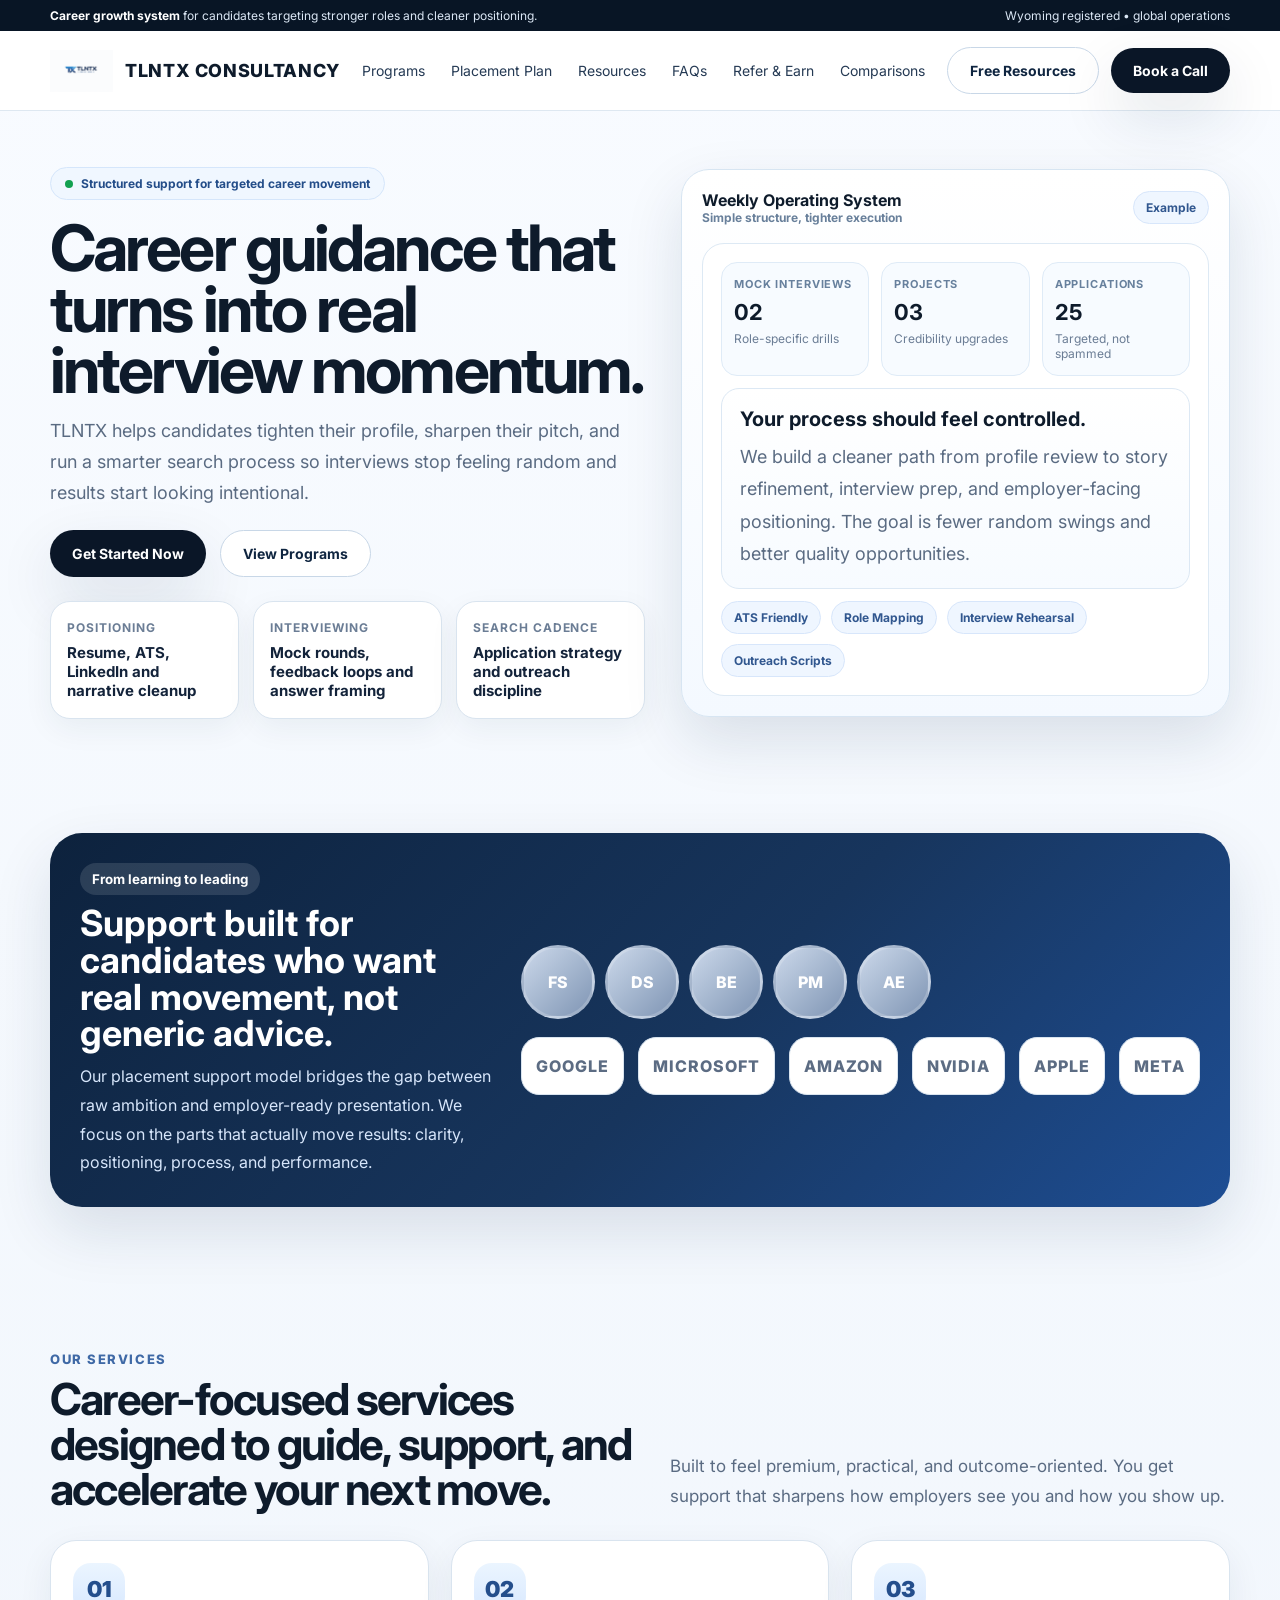
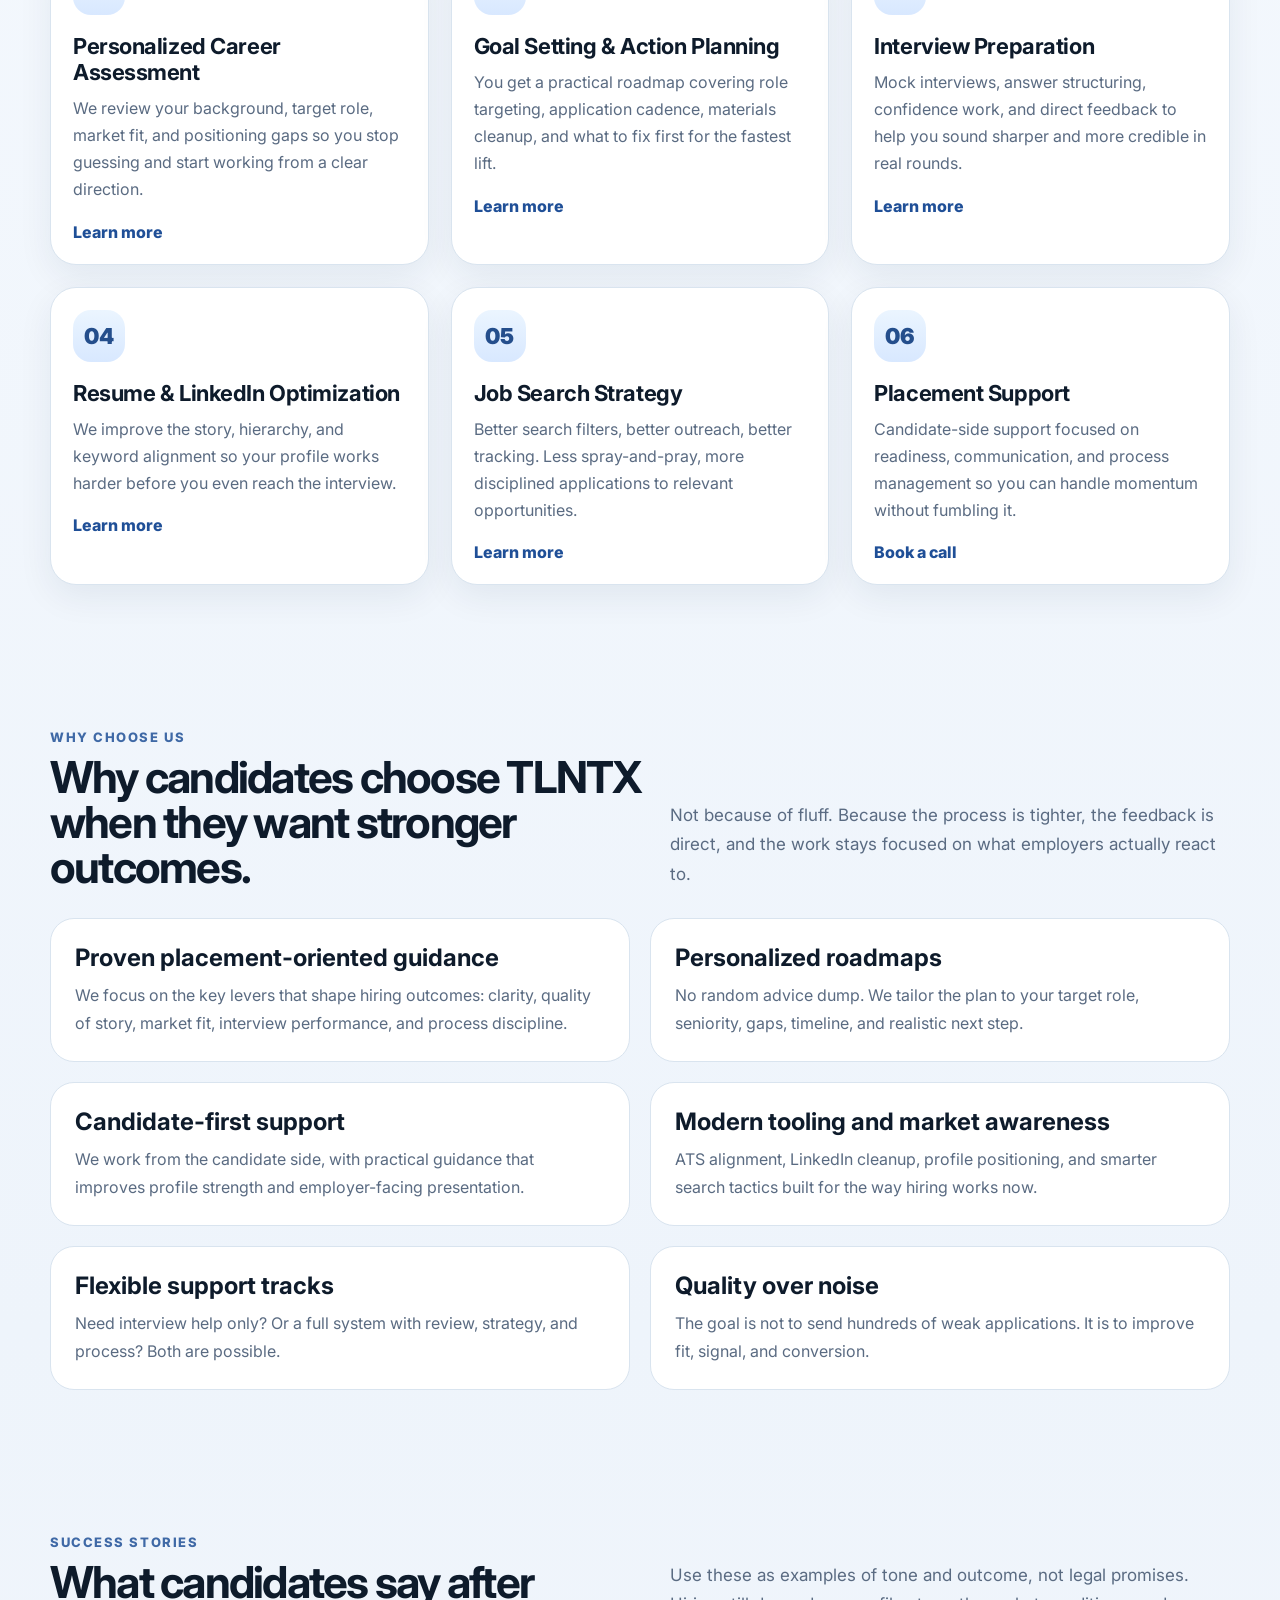
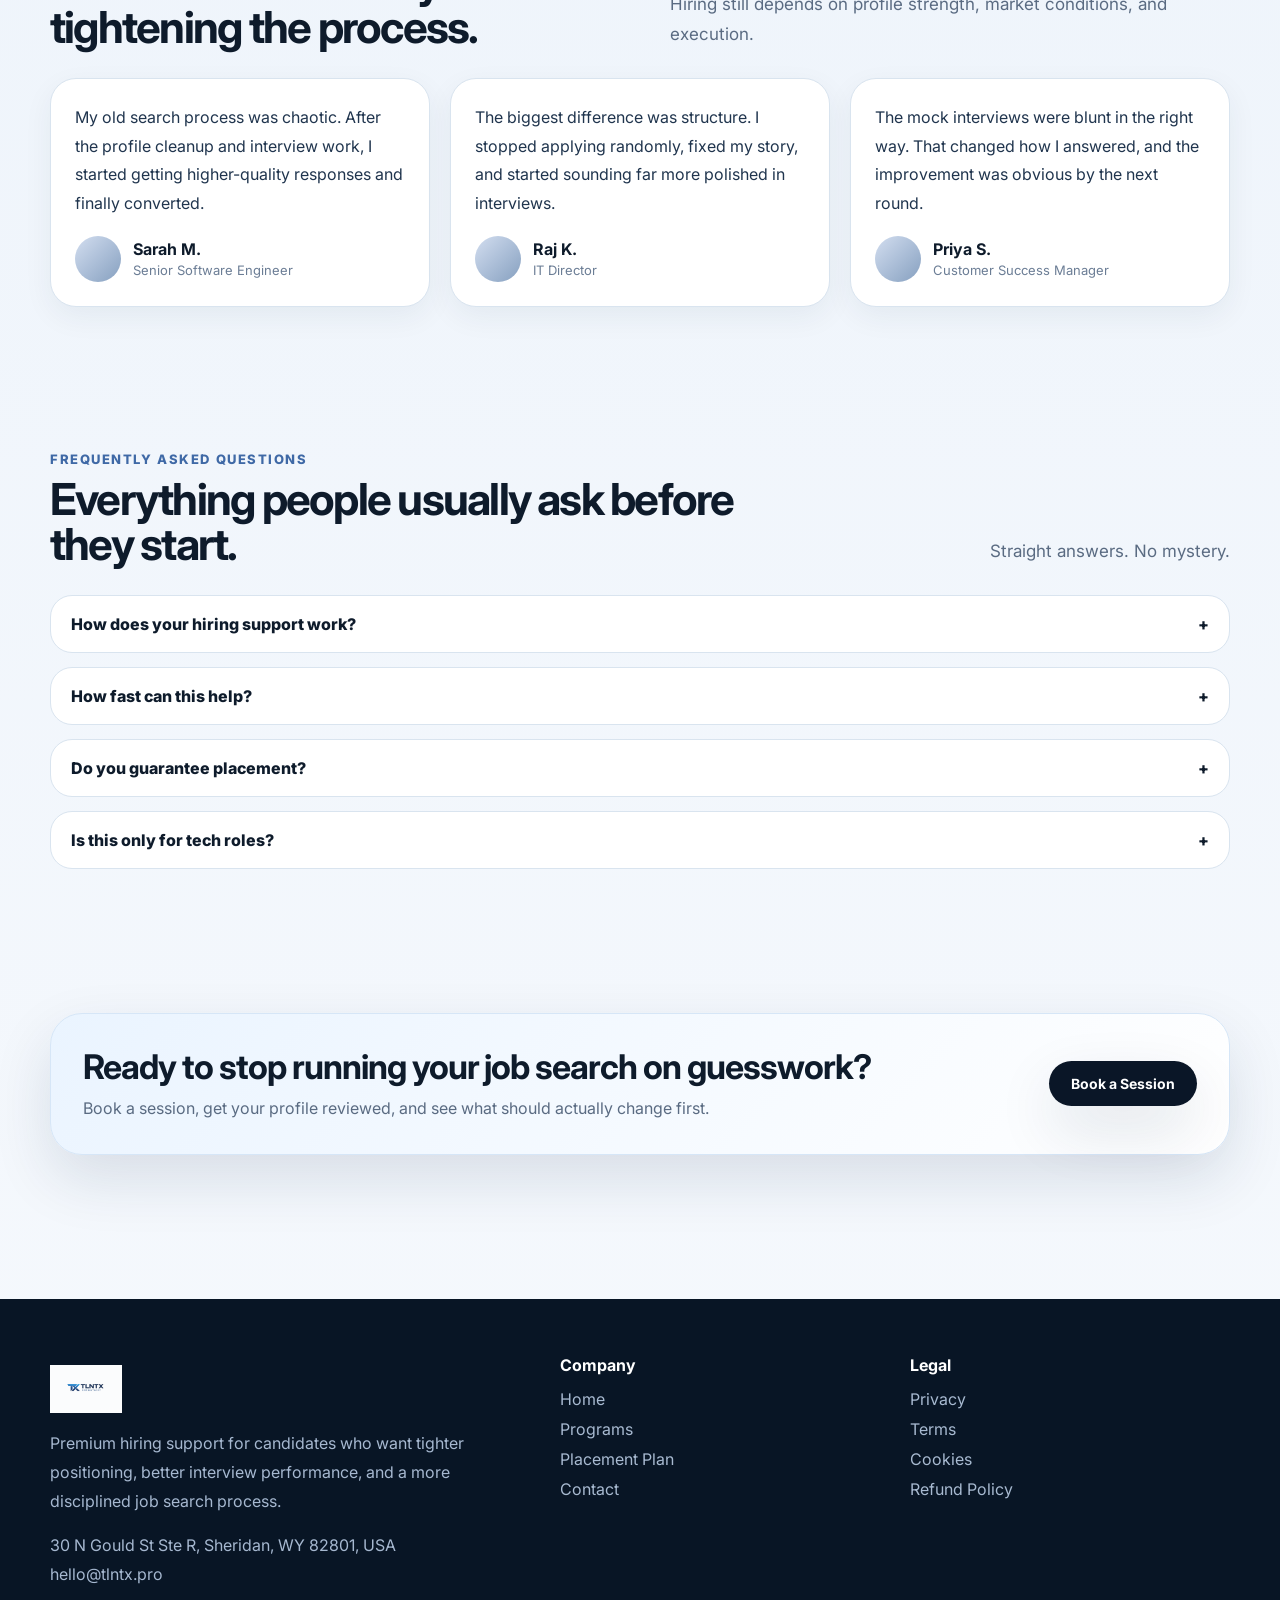
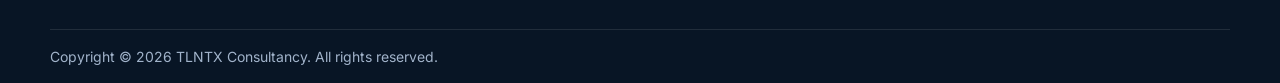
<file: index.html>
<!doctype html><html lang="en"><head><meta charset="utf-8"><meta name="viewport" content="width=device-width, initial-scale=1"><title>TLNTX Consultancy</title><meta name="description" content="TLNTX premium hiring support and career acceleration"><link rel="icon" href="assets/favicon.svg" type="image/svg+xml"><link rel="preconnect" href="https://fonts.googleapis.com"><link rel="preconnect" href="https://fonts.gstatic.com" crossorigin><link href="https://fonts.googleapis.com/css2?family=Inter:wght@400;500;600;700;800;900&display=swap" rel="stylesheet"><link rel="stylesheet" href="assets/styles.css"></head><body><div class="topbar"><div class="wrap"><div><strong>Career growth system</strong> for candidates targeting stronger roles and cleaner positioning.</div><div>Wyoming registered • global operations</div></div></div>
<header><div class="wrap nav"><a class="brand" href="index.html"><img src="assets/tlntx-logo.png" alt="TLNTX logo"><span>TLNTX CONSULTANCY</span></a><nav class="menu"><a href="programs.html">Programs</a><a href="placement-plan.html">Placement Plan</a><a href="resources.html">Resources</a><a href="faq.html">FAQs</a><a href="refer.html">Refer & Earn</a><a href="comparisons.html">Comparisons</a></nav><div class="actions"><a class="btn-outline" href="resources.html">Free Resources</a><a class="btn" href="contact.html">Book a Call</a></div></div></header><main>
<section class="hero"><div class="wrap hero-grid"><div><div class="kicker"><span class="dot"></span>Structured support for targeted career movement</div><h1>Career guidance that turns into real interview momentum.</h1><p>TLNTX helps candidates tighten their profile, sharpen their pitch, and run a smarter search process so interviews stop feeling random and results start looking intentional.</p><div class="hero-cta"><a class="btn" href="contact.html">Get Started Now</a><a class="btn-outline" href="programs.html">View Programs</a></div><div class="mini-grid"><div class="mini-card"><strong>Positioning</strong><span>Resume, ATS, LinkedIn and narrative cleanup</span></div><div class="mini-card"><strong>Interviewing</strong><span>Mock rounds, feedback loops and answer framing</span></div><div class="mini-card"><strong>Search Cadence</strong><span>Application strategy and outreach discipline</span></div></div></div><div class="hero-panel"><div class="panel-top"><div><strong>Weekly Operating System</strong><div class="panel-badge">Simple structure, tighter execution</div></div><span class="tag">Example</span></div><div class="panel-box"><div class="metric-row"><div class="metric"><label>Mock Interviews</label><strong>02</strong><span>Role-specific drills</span></div><div class="metric"><label>Projects</label><strong>03</strong><span>Credibility upgrades</span></div><div class="metric"><label>Applications</label><strong>25</strong><span>Targeted, not spammed</span></div></div><div class="big-slab"><strong style="font-size:20px;display:block;margin-bottom:10px;">Your process should feel controlled.</strong><p style="margin:0;color:var(--muted);line-height:1.8;">We build a cleaner path from profile review to story refinement, interview prep, and employer-facing positioning. The goal is fewer random swings and better quality opportunities.</p></div><div class="tag-row"><span class="tag">ATS Friendly</span><span class="tag">Role Mapping</span><span class="tag">Interview Rehearsal</span><span class="tag">Outreach Scripts</span></div></div></div></div></section>
<section class="section"><div class="wrap"><div class="people-strip"><div class="people-copy"><small>From learning to leading</small><h3>Support built for candidates who want real movement, not generic advice.</h3><p style="color:#d7e6fb;line-height:1.8;margin:0;">Our placement support model bridges the gap between raw ambition and employer-ready presentation. We focus on the parts that actually move results: clarity, positioning, process, and performance.</p></div><div><div class="faces"><div class="face">FS</div><div class="face">DS</div><div class="face">BE</div><div class="face">PM</div><div class="face">AE</div></div><div class="logo-cloud"><div>GOOGLE</div><div>MICROSOFT</div><div>AMAZON</div><div>NVIDIA</div><div>APPLE</div><div>META</div></div></div></div></div></section>
<section class="section"><div class="wrap"><div class="split-title"><div><div class="eyebrow">Our services</div><h2>Career-focused services designed to guide, support, and accelerate your next move.</h2></div><p class="lead">Built to feel premium, practical, and outcome-oriented. You get support that sharpens how employers see you and how you show up.</p></div><div class="cards"><div class="card"><div class="icon">01</div><h3>Personalized Career Assessment</h3><p>We review your background, target role, market fit, and positioning gaps so you stop guessing and start working from a clear direction.</p><a class="link" href="programs.html">Learn more</a></div><div class="card"><div class="icon">02</div><h3>Goal Setting & Action Planning</h3><p>You get a practical roadmap covering role targeting, application cadence, materials cleanup, and what to fix first for the fastest lift.</p><a class="link" href="placement-plan.html">Learn more</a></div><div class="card"><div class="icon">03</div><h3>Interview Preparation</h3><p>Mock interviews, answer structuring, confidence work, and direct feedback to help you sound sharper and more credible in real rounds.</p><a class="link" href="faq.html">Learn more</a></div><div class="card"><div class="icon">04</div><h3>Resume & LinkedIn Optimization</h3><p>We improve the story, hierarchy, and keyword alignment so your profile works harder before you even reach the interview.</p><a class="link" href="resources.html">Learn more</a></div><div class="card"><div class="icon">05</div><h3>Job Search Strategy</h3><p>Better search filters, better outreach, better tracking. Less spray-and-pray, more disciplined applications to relevant opportunities.</p><a class="link" href="comparisons.html">Learn more</a></div><div class="card"><div class="icon">06</div><h3>Placement Support</h3><p>Candidate-side support focused on readiness, communication, and process management so you can handle momentum without fumbling it.</p><a class="link" href="contact.html">Book a call</a></div></div></div></section>
<section class="section"><div class="wrap"><div class="split-title"><div><div class="eyebrow">Why choose us</div><h2>Why candidates choose TLNTX when they want stronger outcomes.</h2></div><p class="lead">Not because of fluff. Because the process is tighter, the feedback is direct, and the work stays focused on what employers actually react to.</p></div><div class="features"><div class="feature"><h3>Proven placement-oriented guidance</h3><p>We focus on the key levers that shape hiring outcomes: clarity, quality of story, market fit, interview performance, and process discipline.</p></div><div class="feature"><h3>Personalized roadmaps</h3><p>No random advice dump. We tailor the plan to your target role, seniority, gaps, timeline, and realistic next step.</p></div><div class="feature"><h3>Candidate-first support</h3><p>We work from the candidate side, with practical guidance that improves profile strength and employer-facing presentation.</p></div><div class="feature"><h3>Modern tooling and market awareness</h3><p>ATS alignment, LinkedIn cleanup, profile positioning, and smarter search tactics built for the way hiring works now.</p></div><div class="feature"><h3>Flexible support tracks</h3><p>Need interview help only? Or a full system with review, strategy, and process? Both are possible.</p></div><div class="feature"><h3>Quality over noise</h3><p>The goal is not to send hundreds of weak applications. It is to improve fit, signal, and conversion.</p></div></div></div></section>
<section class="section"><div class="wrap"><div class="split-title"><div><div class="eyebrow">Success stories</div><h2>What candidates say after tightening the process.</h2></div><p class="lead">Use these as examples of tone and outcome, not legal promises. Hiring still depends on profile strength, market conditions, and execution.</p></div><div class="testimonials"><div class="quote"><p>My old search process was chaotic. After the profile cleanup and interview work, I started getting higher-quality responses and finally converted.</p><div class="person"><div class="avatar"></div><div><strong>Sarah M.</strong><span>Senior Software Engineer</span></div></div></div><div class="quote"><p>The biggest difference was structure. I stopped applying randomly, fixed my story, and started sounding far more polished in interviews.</p><div class="person"><div class="avatar"></div><div><strong>Raj K.</strong><span>IT Director</span></div></div></div><div class="quote"><p>The mock interviews were blunt in the right way. That changed how I answered, and the improvement was obvious by the next round.</p><div class="person"><div class="avatar"></div><div><strong>Priya S.</strong><span>Customer Success Manager</span></div></div></div></div></div></section>
<section class="section"><div class="wrap"><div class="split-title"><div><div class="eyebrow">Frequently asked questions</div><h2>Everything people usually ask before they start.</h2></div><p class="lead">Straight answers. No mystery.</p></div><div class="faqs"><details class="faq"><summary>How does your hiring support work?<span>+</span></summary><p>We start with your target, current profile, and gaps. Then we build a support plan covering materials, positioning, interview prep, and search process.</p></details><details class="faq"><summary>How fast can this help?<span>+</span></summary><p>That depends on your baseline, target roles, and market conditions. Some people get traction fast. Others need a cleaner rebuild first.</p></details><details class="faq"><summary>Do you guarantee placement?<span>+</span></summary><p>No. Anyone promising that casually is selling fantasy. What we do is improve your readiness, signal, and interview performance.</p></details><details class="faq"><summary>Is this only for tech roles?<span>+</span></summary><p>No. The strongest fit is usually professional roles where presentation, process, and interview performance matter heavily.</p></details></div></div></section>
<section class="section"><div class="wrap"><div class="cta-band"><div><h3>Ready to stop running your job search on guesswork?</h3><p>Book a session, get your profile reviewed, and see what should actually change first.</p></div><a class="btn" href="contact.html">Book a Session</a></div></div></section>
</main><footer><div class="wrap footer-grid"><div><a class="brand" href="index.html"><img src="assets/tlntx-logo.png" alt="TLNTX logo"></a><p>Premium hiring support for candidates who want tighter positioning, better interview performance, and a more disciplined job search process.</p><p>30 N Gould St Ste R, Sheridan, WY 82801, USA<br>hello@tlntx.pro</p></div><div><h4>Company</h4><a href="index.html">Home</a><a href="programs.html">Programs</a><a href="placement-plan.html">Placement Plan</a><a href="contact.html">Contact</a></div><div><h4>Legal</h4><a href="privacy.html">Privacy</a><a href="terms.html">Terms</a><a href="cookies.html">Cookies</a><a href="refund-policy.html">Refund Policy</a></div></div><div class="wrap copyright">Copyright © <span data-year></span> TLNTX Consultancy. All rights reserved.</div></footer><script src="assets/app.js"></script></body></html>
</file>
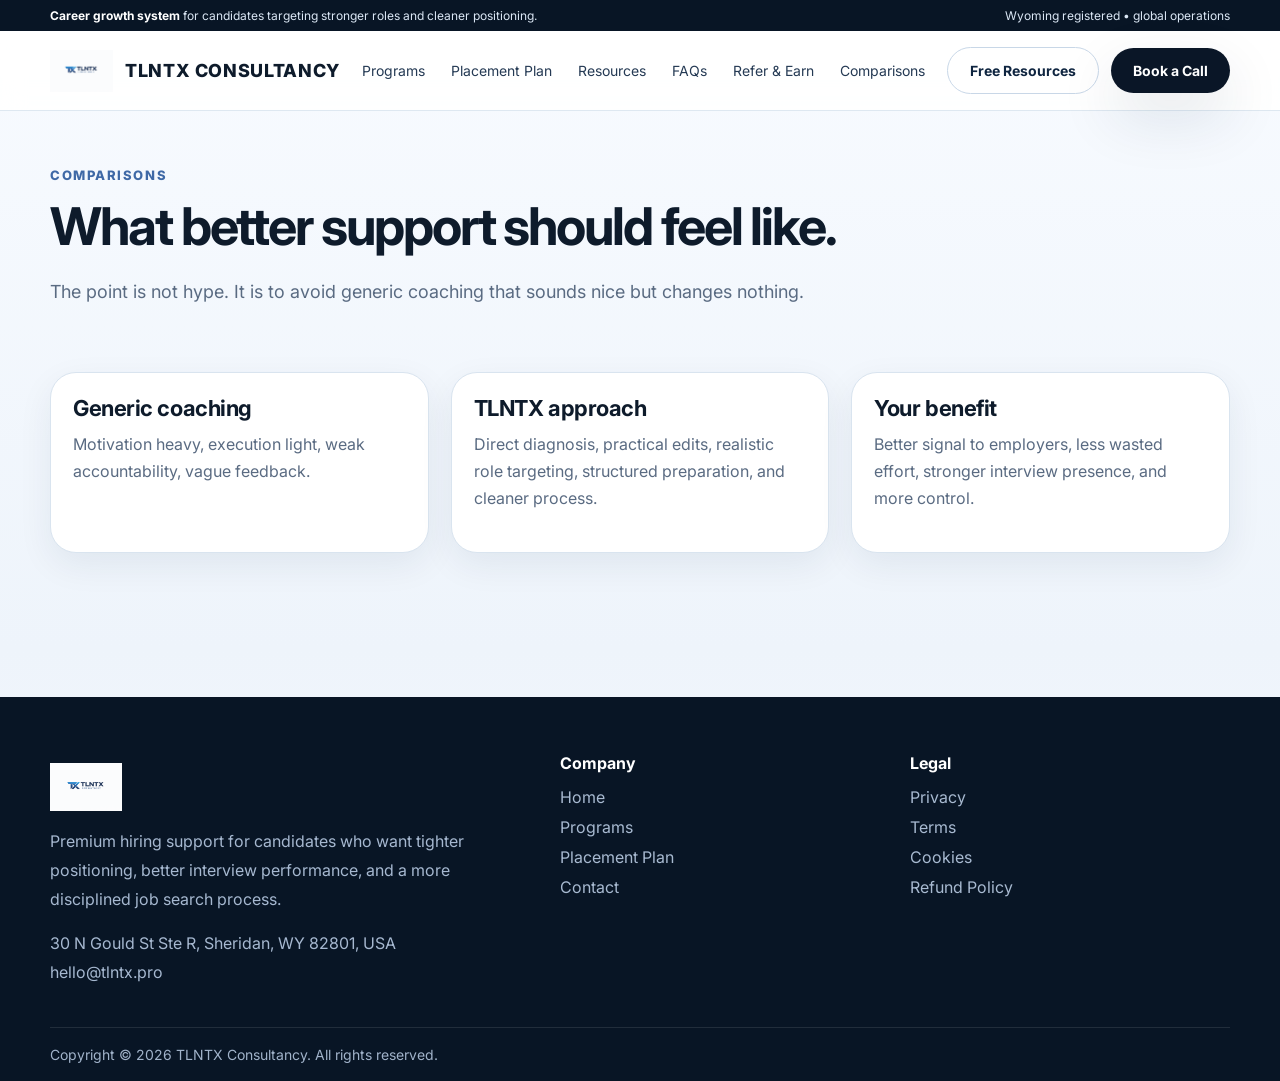
<file: comparisons.html>
<!doctype html><html lang="en"><head><meta charset="utf-8"><meta name="viewport" content="width=device-width, initial-scale=1"><title>Comparisons</title><meta name="description" content="TLNTX premium hiring support and career acceleration"><link rel="icon" href="assets/favicon.svg" type="image/svg+xml"><link rel="preconnect" href="https://fonts.googleapis.com"><link rel="preconnect" href="https://fonts.gstatic.com" crossorigin><link href="https://fonts.googleapis.com/css2?family=Inter:wght@400;500;600;700;800;900&display=swap" rel="stylesheet"><link rel="stylesheet" href="assets/styles.css"></head><body><div class="topbar"><div class="wrap"><div><strong>Career growth system</strong> for candidates targeting stronger roles and cleaner positioning.</div><div>Wyoming registered • global operations</div></div></div>
<header><div class="wrap nav"><a class="brand" href="index.html"><img src="assets/tlntx-logo.png" alt="TLNTX logo"><span>TLNTX CONSULTANCY</span></a><nav class="menu"><a href="programs.html">Programs</a><a href="placement-plan.html">Placement Plan</a><a href="resources.html">Resources</a><a href="faq.html">FAQs</a><a href="refer.html">Refer & Earn</a><a href="comparisons.html">Comparisons</a></nav><div class="actions"><a class="btn-outline" href="resources.html">Free Resources</a><a class="btn" href="contact.html">Book a Call</a></div></div></header><main><section class="page-hero"><div class="wrap"><div class="eyebrow">Comparisons</div><h1>What better support should feel like.</h1><p>The point is not hype. It is to avoid generic coaching that sounds nice but changes nothing.</p></div></section><section class="section" style="padding-top:20px"><div class="wrap cards"><div class="card"><h3>Generic coaching</h3><p>Motivation heavy, execution light, weak accountability, vague feedback.</p></div><div class="card"><h3>TLNTX approach</h3><p>Direct diagnosis, practical edits, realistic role targeting, structured preparation, and cleaner process.</p></div><div class="card"><h3>Your benefit</h3><p>Better signal to employers, less wasted effort, stronger interview presence, and more control.</p></div></div></section></main><footer><div class="wrap footer-grid"><div><a class="brand" href="index.html"><img src="assets/tlntx-logo.png" alt="TLNTX logo"></a><p>Premium hiring support for candidates who want tighter positioning, better interview performance, and a more disciplined job search process.</p><p>30 N Gould St Ste R, Sheridan, WY 82801, USA<br>hello@tlntx.pro</p></div><div><h4>Company</h4><a href="index.html">Home</a><a href="programs.html">Programs</a><a href="placement-plan.html">Placement Plan</a><a href="contact.html">Contact</a></div><div><h4>Legal</h4><a href="privacy.html">Privacy</a><a href="terms.html">Terms</a><a href="cookies.html">Cookies</a><a href="refund-policy.html">Refund Policy</a></div></div><div class="wrap copyright">Copyright © <span data-year></span> TLNTX Consultancy. All rights reserved.</div></footer><script src="assets/app.js"></script></body></html>
</file>
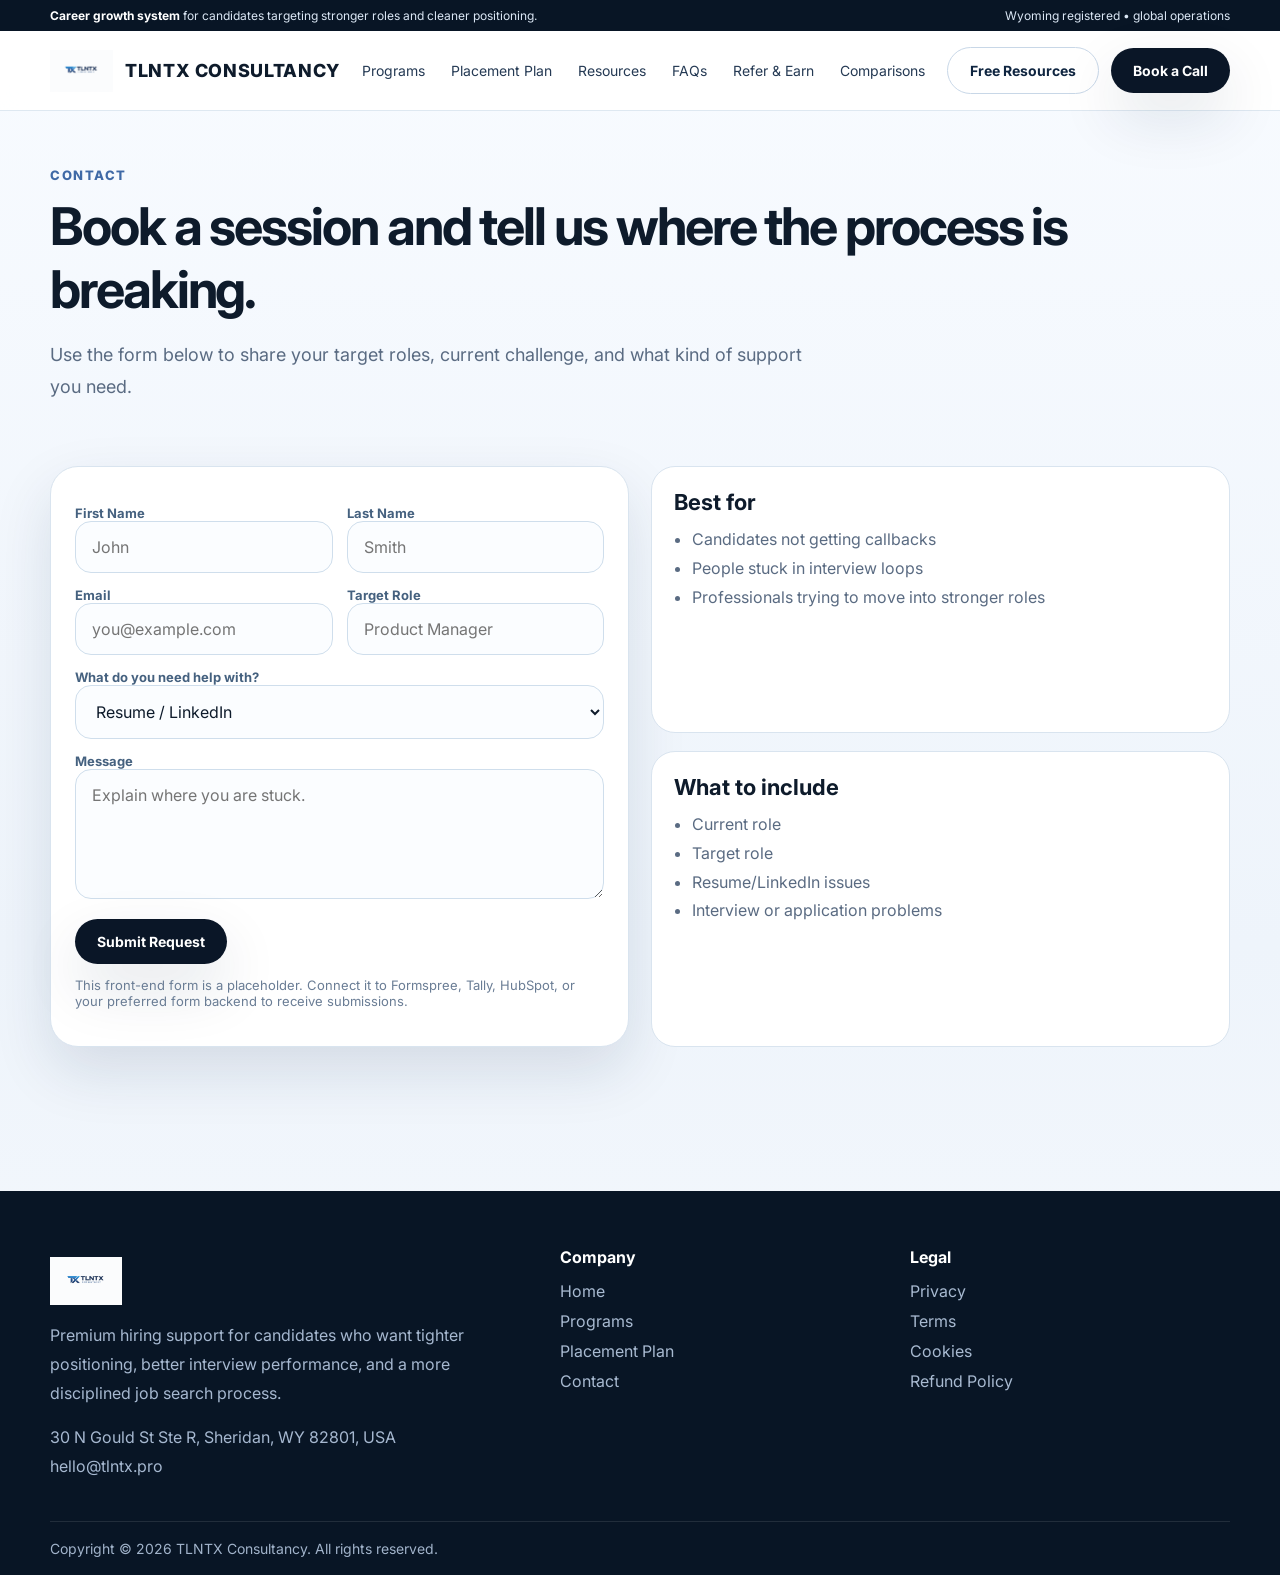
<file: contact.html>
<!doctype html><html lang="en"><head><meta charset="utf-8"><meta name="viewport" content="width=device-width, initial-scale=1"><title>Contact</title><meta name="description" content="TLNTX premium hiring support and career acceleration"><link rel="icon" href="assets/favicon.svg" type="image/svg+xml"><link rel="preconnect" href="https://fonts.googleapis.com"><link rel="preconnect" href="https://fonts.gstatic.com" crossorigin><link href="https://fonts.googleapis.com/css2?family=Inter:wght@400;500;600;700;800;900&display=swap" rel="stylesheet"><link rel="stylesheet" href="assets/styles.css"></head><body><div class="topbar"><div class="wrap"><div><strong>Career growth system</strong> for candidates targeting stronger roles and cleaner positioning.</div><div>Wyoming registered • global operations</div></div></div>
<header><div class="wrap nav"><a class="brand" href="index.html"><img src="assets/tlntx-logo.png" alt="TLNTX logo"><span>TLNTX CONSULTANCY</span></a><nav class="menu"><a href="programs.html">Programs</a><a href="placement-plan.html">Placement Plan</a><a href="resources.html">Resources</a><a href="faq.html">FAQs</a><a href="refer.html">Refer & Earn</a><a href="comparisons.html">Comparisons</a></nav><div class="actions"><a class="btn-outline" href="resources.html">Free Resources</a><a class="btn" href="contact.html">Book a Call</a></div></div></header><main><section class="page-hero"><div class="wrap"><div class="eyebrow">Contact</div><h1>Book a session and tell us where the process is breaking.</h1><p>Use the form below to share your target roles, current challenge, and what kind of support you need.</p></div></section><section class="section" style="padding-top:20px"><div class="wrap content-grid"><div class="form-card"><div class="form-row"><div><label class="field">First Name</label><input placeholder="John"></div><div><label class="field">Last Name</label><input placeholder="Smith"></div></div><div class="form-row"><div><label class="field">Email</label><input placeholder="you@example.com"></div><div><label class="field">Target Role</label><input placeholder="Product Manager"></div></div><label class="field">What do you need help with?</label><select><option>Resume / LinkedIn</option><option>Interview preparation</option><option>Full job search support</option></select><label class="field">Message</label><textarea placeholder="Explain where you are stuck."></textarea><div style="margin-top:16px"><a class="btn" href="#">Submit Request</a></div><p class="small">This front-end form is a placeholder. Connect it to Formspree, Tally, HubSpot, or your preferred form backend to receive submissions.</p></div><div class="stack"><div class="note"><h3>Best for</h3><ul><li>Candidates not getting callbacks</li><li>People stuck in interview loops</li><li>Professionals trying to move into stronger roles</li></ul></div><div class="note"><h3>What to include</h3><ul><li>Current role</li><li>Target role</li><li>Resume/LinkedIn issues</li><li>Interview or application problems</li></ul></div></div></div></section></main><footer><div class="wrap footer-grid"><div><a class="brand" href="index.html"><img src="assets/tlntx-logo.png" alt="TLNTX logo"></a><p>Premium hiring support for candidates who want tighter positioning, better interview performance, and a more disciplined job search process.</p><p>30 N Gould St Ste R, Sheridan, WY 82801, USA<br>hello@tlntx.pro</p></div><div><h4>Company</h4><a href="index.html">Home</a><a href="programs.html">Programs</a><a href="placement-plan.html">Placement Plan</a><a href="contact.html">Contact</a></div><div><h4>Legal</h4><a href="privacy.html">Privacy</a><a href="terms.html">Terms</a><a href="cookies.html">Cookies</a><a href="refund-policy.html">Refund Policy</a></div></div><div class="wrap copyright">Copyright © <span data-year></span> TLNTX Consultancy. All rights reserved.</div></footer><script src="assets/app.js"></script></body></html>
</file>
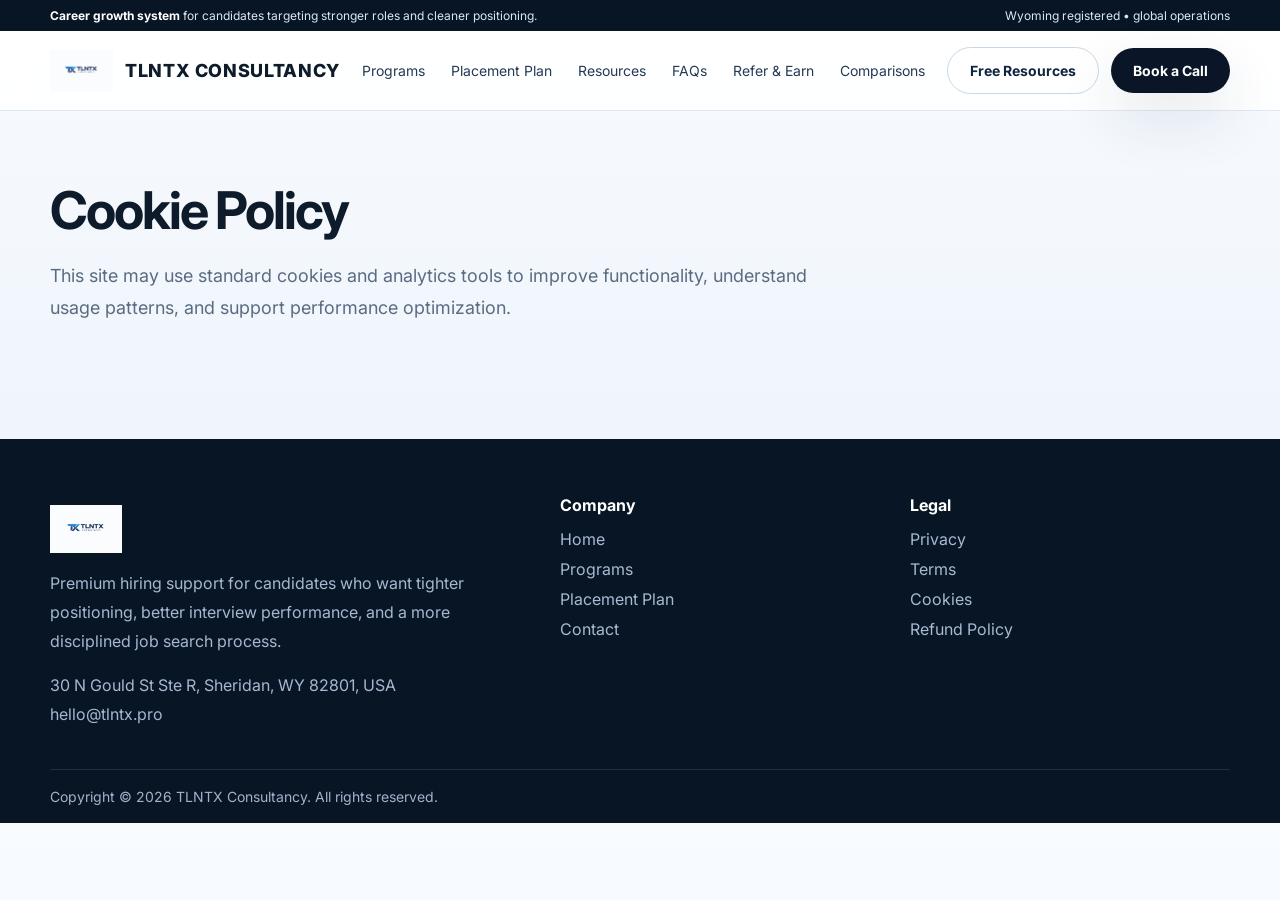
<file: cookies.html>
<!doctype html><html lang="en"><head><meta charset="utf-8"><meta name="viewport" content="width=device-width, initial-scale=1"><title>Cookie Policy</title><meta name="description" content="TLNTX premium hiring support and career acceleration"><link rel="icon" href="assets/favicon.svg" type="image/svg+xml"><link rel="preconnect" href="https://fonts.googleapis.com"><link rel="preconnect" href="https://fonts.gstatic.com" crossorigin><link href="https://fonts.googleapis.com/css2?family=Inter:wght@400;500;600;700;800;900&display=swap" rel="stylesheet"><link rel="stylesheet" href="assets/styles.css"></head><body><div class="topbar"><div class="wrap"><div><strong>Career growth system</strong> for candidates targeting stronger roles and cleaner positioning.</div><div>Wyoming registered • global operations</div></div></div>
<header><div class="wrap nav"><a class="brand" href="index.html"><img src="assets/tlntx-logo.png" alt="TLNTX logo"><span>TLNTX CONSULTANCY</span></a><nav class="menu"><a href="programs.html">Programs</a><a href="placement-plan.html">Placement Plan</a><a href="resources.html">Resources</a><a href="faq.html">FAQs</a><a href="refer.html">Refer & Earn</a><a href="comparisons.html">Comparisons</a></nav><div class="actions"><a class="btn-outline" href="resources.html">Free Resources</a><a class="btn" href="contact.html">Book a Call</a></div></div></header><main><section class="page-hero"><div class="wrap"><h1>Cookie Policy</h1><p>This site may use standard cookies and analytics tools to improve functionality, understand usage patterns, and support performance optimization.</p></div></section></main><footer><div class="wrap footer-grid"><div><a class="brand" href="index.html"><img src="assets/tlntx-logo.png" alt="TLNTX logo"></a><p>Premium hiring support for candidates who want tighter positioning, better interview performance, and a more disciplined job search process.</p><p>30 N Gould St Ste R, Sheridan, WY 82801, USA<br>hello@tlntx.pro</p></div><div><h4>Company</h4><a href="index.html">Home</a><a href="programs.html">Programs</a><a href="placement-plan.html">Placement Plan</a><a href="contact.html">Contact</a></div><div><h4>Legal</h4><a href="privacy.html">Privacy</a><a href="terms.html">Terms</a><a href="cookies.html">Cookies</a><a href="refund-policy.html">Refund Policy</a></div></div><div class="wrap copyright">Copyright © <span data-year></span> TLNTX Consultancy. All rights reserved.</div></footer><script src="assets/app.js"></script></body></html>
</file>
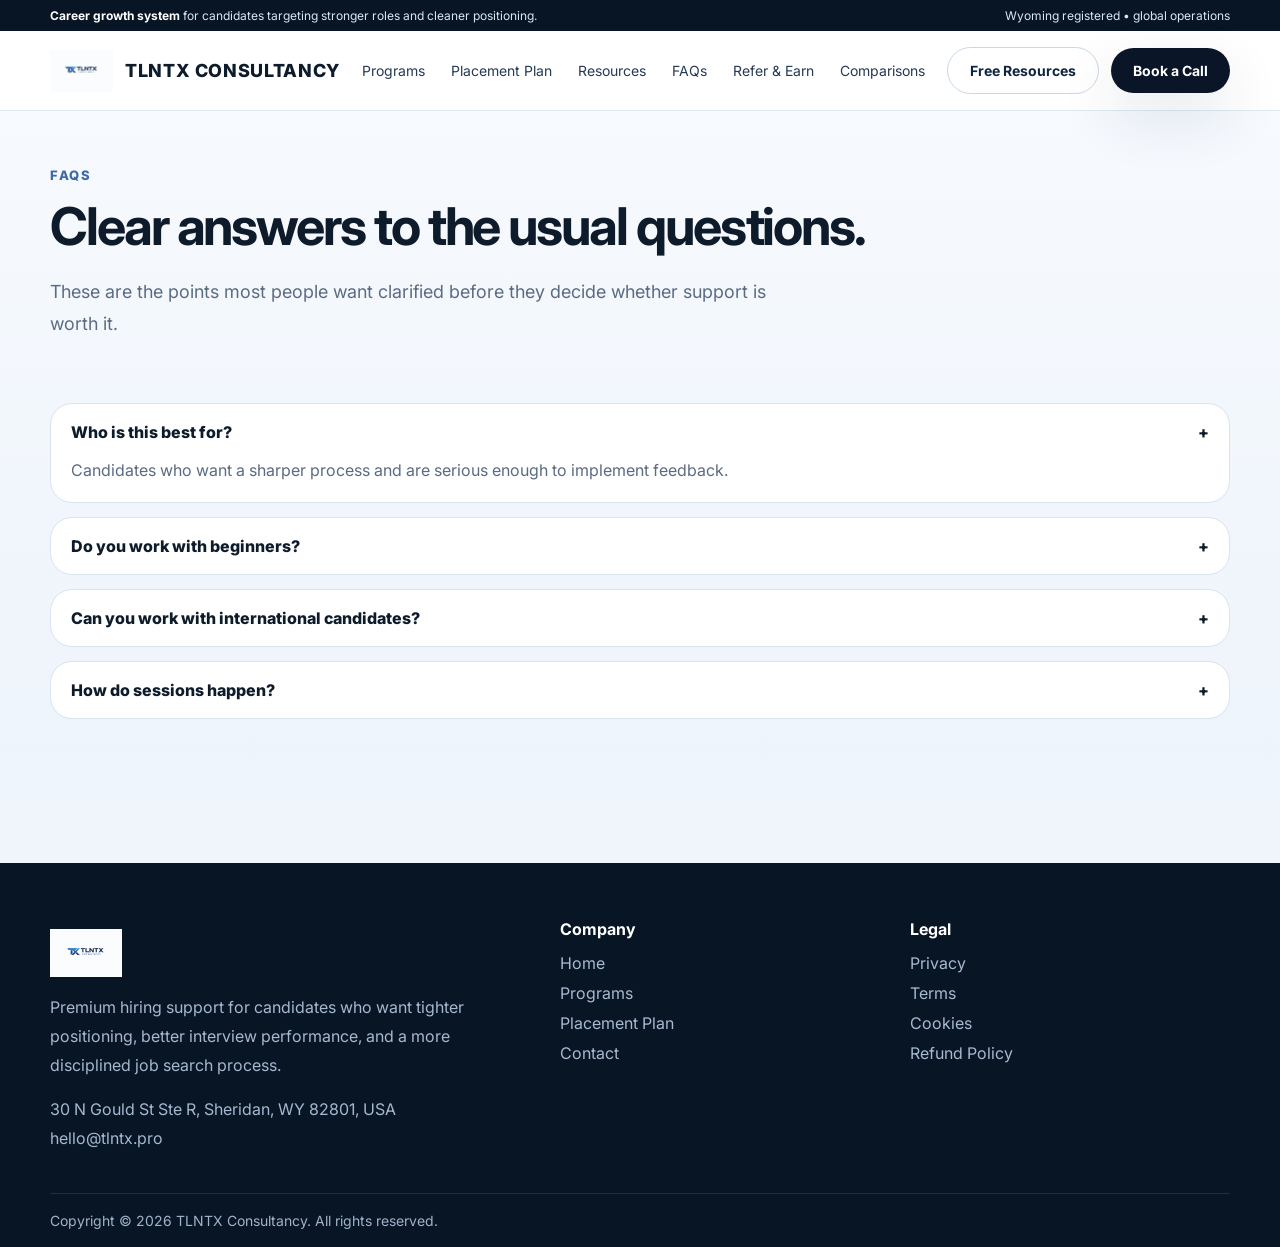
<file: faq.html>
<!doctype html><html lang="en"><head><meta charset="utf-8"><meta name="viewport" content="width=device-width, initial-scale=1"><title>FAQs</title><meta name="description" content="TLNTX premium hiring support and career acceleration"><link rel="icon" href="assets/favicon.svg" type="image/svg+xml"><link rel="preconnect" href="https://fonts.googleapis.com"><link rel="preconnect" href="https://fonts.gstatic.com" crossorigin><link href="https://fonts.googleapis.com/css2?family=Inter:wght@400;500;600;700;800;900&display=swap" rel="stylesheet"><link rel="stylesheet" href="assets/styles.css"></head><body><div class="topbar"><div class="wrap"><div><strong>Career growth system</strong> for candidates targeting stronger roles and cleaner positioning.</div><div>Wyoming registered • global operations</div></div></div>
<header><div class="wrap nav"><a class="brand" href="index.html"><img src="assets/tlntx-logo.png" alt="TLNTX logo"><span>TLNTX CONSULTANCY</span></a><nav class="menu"><a href="programs.html">Programs</a><a href="placement-plan.html">Placement Plan</a><a href="resources.html">Resources</a><a href="faq.html">FAQs</a><a href="refer.html">Refer & Earn</a><a href="comparisons.html">Comparisons</a></nav><div class="actions"><a class="btn-outline" href="resources.html">Free Resources</a><a class="btn" href="contact.html">Book a Call</a></div></div></header><main><section class="page-hero"><div class="wrap"><div class="eyebrow">FAQs</div><h1>Clear answers to the usual questions.</h1><p>These are the points most people want clarified before they decide whether support is worth it.</p></div></section><section class="section" style="padding-top:20px"><div class="wrap faqs"><details class="faq" open><summary>Who is this best for?<span>+</span></summary><p>Candidates who want a sharper process and are serious enough to implement feedback.</p></details><details class="faq"><summary>Do you work with beginners?<span>+</span></summary><p>Yes, but the approach changes based on experience and target role.</p></details><details class="faq"><summary>Can you work with international candidates?<span>+</span></summary><p>Yes. Support is remote-first.</p></details><details class="faq"><summary>How do sessions happen?<span>+</span></summary><p>Typically by video call plus follow-up notes and structured action items.</p></details></div></section></main><footer><div class="wrap footer-grid"><div><a class="brand" href="index.html"><img src="assets/tlntx-logo.png" alt="TLNTX logo"></a><p>Premium hiring support for candidates who want tighter positioning, better interview performance, and a more disciplined job search process.</p><p>30 N Gould St Ste R, Sheridan, WY 82801, USA<br>hello@tlntx.pro</p></div><div><h4>Company</h4><a href="index.html">Home</a><a href="programs.html">Programs</a><a href="placement-plan.html">Placement Plan</a><a href="contact.html">Contact</a></div><div><h4>Legal</h4><a href="privacy.html">Privacy</a><a href="terms.html">Terms</a><a href="cookies.html">Cookies</a><a href="refund-policy.html">Refund Policy</a></div></div><div class="wrap copyright">Copyright © <span data-year></span> TLNTX Consultancy. All rights reserved.</div></footer><script src="assets/app.js"></script></body></html>
</file>
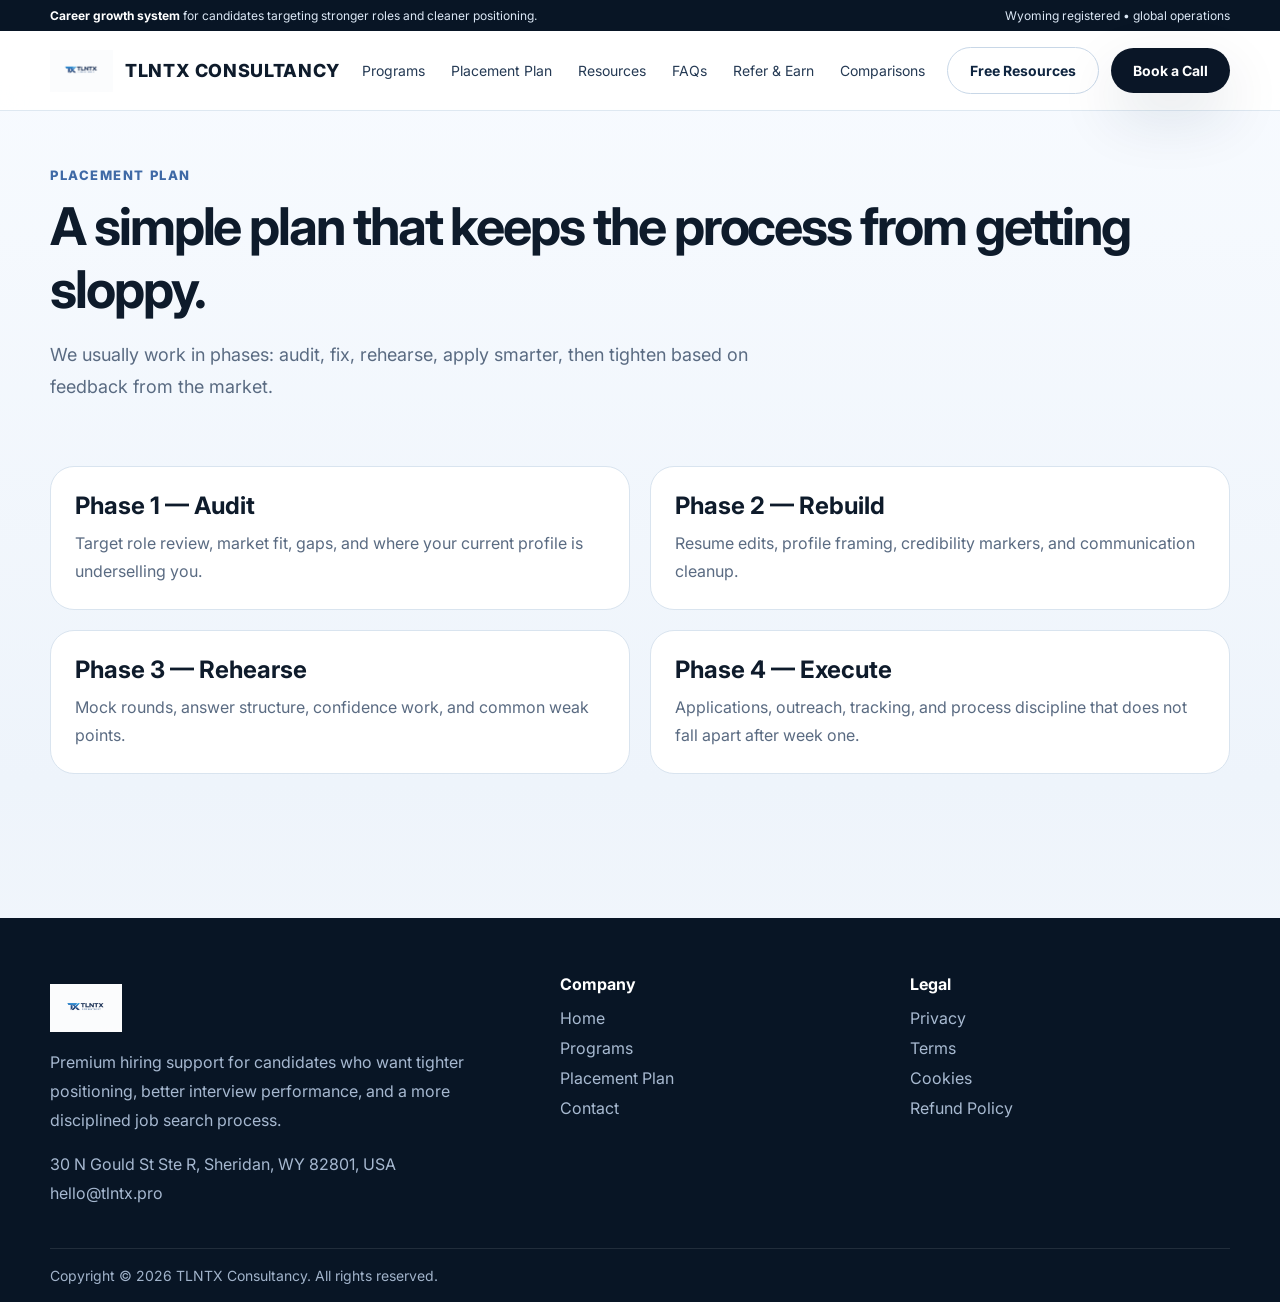
<file: placement-plan.html>
<!doctype html><html lang="en"><head><meta charset="utf-8"><meta name="viewport" content="width=device-width, initial-scale=1"><title>Placement Plan</title><meta name="description" content="TLNTX premium hiring support and career acceleration"><link rel="icon" href="assets/favicon.svg" type="image/svg+xml"><link rel="preconnect" href="https://fonts.googleapis.com"><link rel="preconnect" href="https://fonts.gstatic.com" crossorigin><link href="https://fonts.googleapis.com/css2?family=Inter:wght@400;500;600;700;800;900&display=swap" rel="stylesheet"><link rel="stylesheet" href="assets/styles.css"></head><body><div class="topbar"><div class="wrap"><div><strong>Career growth system</strong> for candidates targeting stronger roles and cleaner positioning.</div><div>Wyoming registered • global operations</div></div></div>
<header><div class="wrap nav"><a class="brand" href="index.html"><img src="assets/tlntx-logo.png" alt="TLNTX logo"><span>TLNTX CONSULTANCY</span></a><nav class="menu"><a href="programs.html">Programs</a><a href="placement-plan.html">Placement Plan</a><a href="resources.html">Resources</a><a href="faq.html">FAQs</a><a href="refer.html">Refer & Earn</a><a href="comparisons.html">Comparisons</a></nav><div class="actions"><a class="btn-outline" href="resources.html">Free Resources</a><a class="btn" href="contact.html">Book a Call</a></div></div></header><main><section class="page-hero"><div class="wrap"><div class="eyebrow">Placement plan</div><h1>A simple plan that keeps the process from getting sloppy.</h1><p>We usually work in phases: audit, fix, rehearse, apply smarter, then tighten based on feedback from the market.</p></div></section><section class="section" style="padding-top:20px"><div class="wrap features"><div class="feature"><h3>Phase 1 — Audit</h3><p>Target role review, market fit, gaps, and where your current profile is underselling you.</p></div><div class="feature"><h3>Phase 2 — Rebuild</h3><p>Resume edits, profile framing, credibility markers, and communication cleanup.</p></div><div class="feature"><h3>Phase 3 — Rehearse</h3><p>Mock rounds, answer structure, confidence work, and common weak points.</p></div><div class="feature"><h3>Phase 4 — Execute</h3><p>Applications, outreach, tracking, and process discipline that does not fall apart after week one.</p></div></div></section></main><footer><div class="wrap footer-grid"><div><a class="brand" href="index.html"><img src="assets/tlntx-logo.png" alt="TLNTX logo"></a><p>Premium hiring support for candidates who want tighter positioning, better interview performance, and a more disciplined job search process.</p><p>30 N Gould St Ste R, Sheridan, WY 82801, USA<br>hello@tlntx.pro</p></div><div><h4>Company</h4><a href="index.html">Home</a><a href="programs.html">Programs</a><a href="placement-plan.html">Placement Plan</a><a href="contact.html">Contact</a></div><div><h4>Legal</h4><a href="privacy.html">Privacy</a><a href="terms.html">Terms</a><a href="cookies.html">Cookies</a><a href="refund-policy.html">Refund Policy</a></div></div><div class="wrap copyright">Copyright © <span data-year></span> TLNTX Consultancy. All rights reserved.</div></footer><script src="assets/app.js"></script></body></html>
</file>
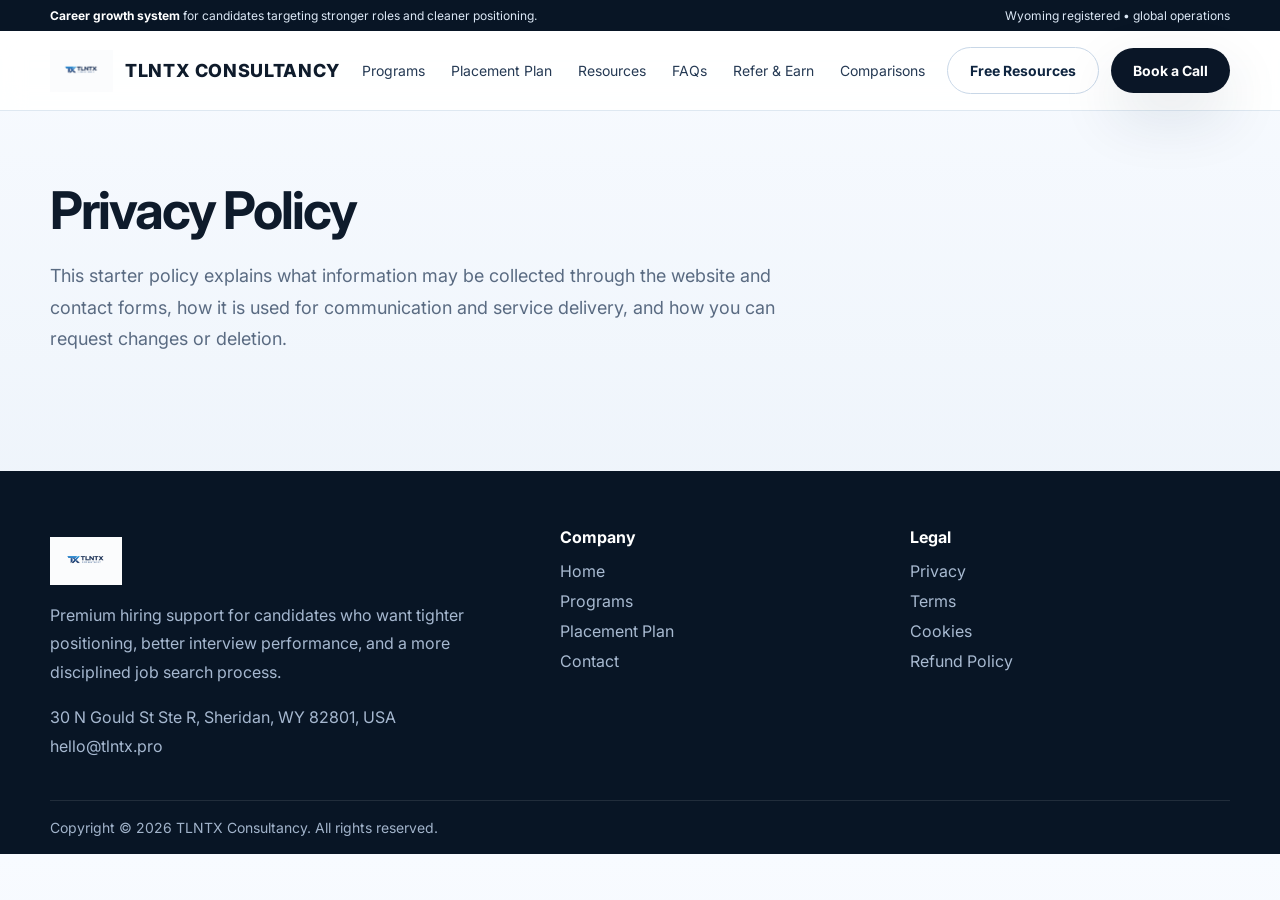
<file: privacy.html>
<!doctype html><html lang="en"><head><meta charset="utf-8"><meta name="viewport" content="width=device-width, initial-scale=1"><title>Privacy Policy</title><meta name="description" content="TLNTX premium hiring support and career acceleration"><link rel="icon" href="assets/favicon.svg" type="image/svg+xml"><link rel="preconnect" href="https://fonts.googleapis.com"><link rel="preconnect" href="https://fonts.gstatic.com" crossorigin><link href="https://fonts.googleapis.com/css2?family=Inter:wght@400;500;600;700;800;900&display=swap" rel="stylesheet"><link rel="stylesheet" href="assets/styles.css"></head><body><div class="topbar"><div class="wrap"><div><strong>Career growth system</strong> for candidates targeting stronger roles and cleaner positioning.</div><div>Wyoming registered • global operations</div></div></div>
<header><div class="wrap nav"><a class="brand" href="index.html"><img src="assets/tlntx-logo.png" alt="TLNTX logo"><span>TLNTX CONSULTANCY</span></a><nav class="menu"><a href="programs.html">Programs</a><a href="placement-plan.html">Placement Plan</a><a href="resources.html">Resources</a><a href="faq.html">FAQs</a><a href="refer.html">Refer & Earn</a><a href="comparisons.html">Comparisons</a></nav><div class="actions"><a class="btn-outline" href="resources.html">Free Resources</a><a class="btn" href="contact.html">Book a Call</a></div></div></header><main><section class="page-hero"><div class="wrap"><h1>Privacy Policy</h1><p>This starter policy explains what information may be collected through the website and contact forms, how it is used for communication and service delivery, and how you can request changes or deletion.</p></div></section></main><footer><div class="wrap footer-grid"><div><a class="brand" href="index.html"><img src="assets/tlntx-logo.png" alt="TLNTX logo"></a><p>Premium hiring support for candidates who want tighter positioning, better interview performance, and a more disciplined job search process.</p><p>30 N Gould St Ste R, Sheridan, WY 82801, USA<br>hello@tlntx.pro</p></div><div><h4>Company</h4><a href="index.html">Home</a><a href="programs.html">Programs</a><a href="placement-plan.html">Placement Plan</a><a href="contact.html">Contact</a></div><div><h4>Legal</h4><a href="privacy.html">Privacy</a><a href="terms.html">Terms</a><a href="cookies.html">Cookies</a><a href="refund-policy.html">Refund Policy</a></div></div><div class="wrap copyright">Copyright © <span data-year></span> TLNTX Consultancy. All rights reserved.</div></footer><script src="assets/app.js"></script></body></html>
</file>
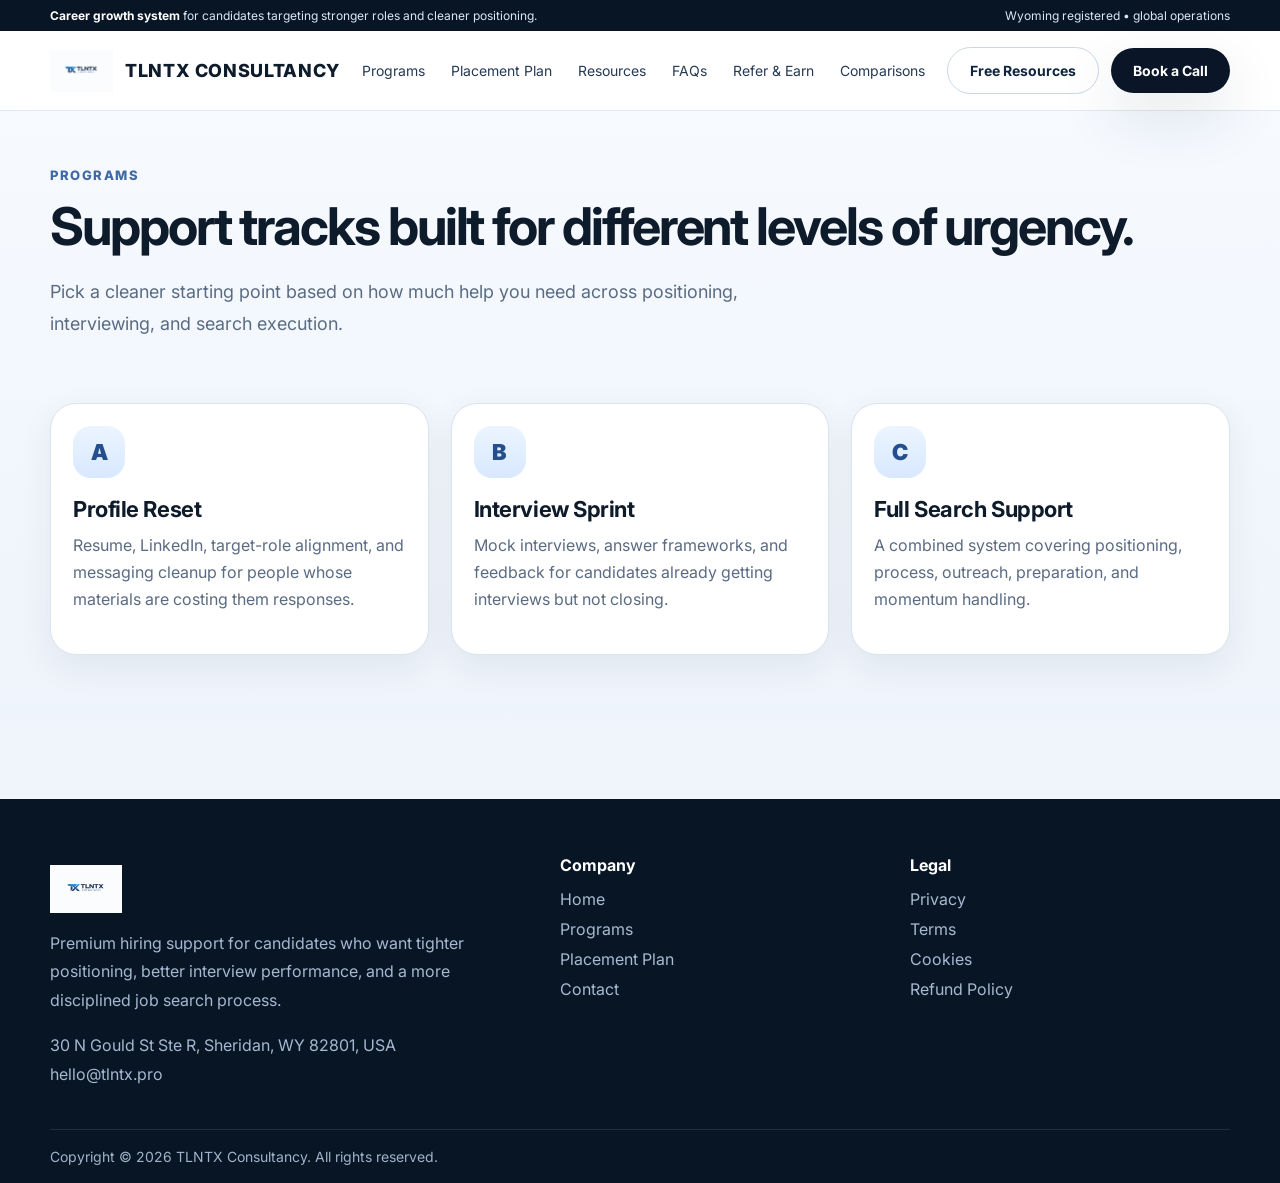
<file: programs.html>
<!doctype html><html lang="en"><head><meta charset="utf-8"><meta name="viewport" content="width=device-width, initial-scale=1"><title>Programs</title><meta name="description" content="TLNTX premium hiring support and career acceleration"><link rel="icon" href="assets/favicon.svg" type="image/svg+xml"><link rel="preconnect" href="https://fonts.googleapis.com"><link rel="preconnect" href="https://fonts.gstatic.com" crossorigin><link href="https://fonts.googleapis.com/css2?family=Inter:wght@400;500;600;700;800;900&display=swap" rel="stylesheet"><link rel="stylesheet" href="assets/styles.css"></head><body><div class="topbar"><div class="wrap"><div><strong>Career growth system</strong> for candidates targeting stronger roles and cleaner positioning.</div><div>Wyoming registered • global operations</div></div></div>
<header><div class="wrap nav"><a class="brand" href="index.html"><img src="assets/tlntx-logo.png" alt="TLNTX logo"><span>TLNTX CONSULTANCY</span></a><nav class="menu"><a href="programs.html">Programs</a><a href="placement-plan.html">Placement Plan</a><a href="resources.html">Resources</a><a href="faq.html">FAQs</a><a href="refer.html">Refer & Earn</a><a href="comparisons.html">Comparisons</a></nav><div class="actions"><a class="btn-outline" href="resources.html">Free Resources</a><a class="btn" href="contact.html">Book a Call</a></div></div></header><main><section class="page-hero"><div class="wrap"><div class="eyebrow">Programs</div><h1>Support tracks built for different levels of urgency.</h1><p>Pick a cleaner starting point based on how much help you need across positioning, interviewing, and search execution.</p></div></section><section class="section" style="padding-top:20px"><div class="wrap cards"><div class="card"><div class="icon">A</div><h3>Profile Reset</h3><p>Resume, LinkedIn, target-role alignment, and messaging cleanup for people whose materials are costing them responses.</p></div><div class="card"><div class="icon">B</div><h3>Interview Sprint</h3><p>Mock interviews, answer frameworks, and feedback for candidates already getting interviews but not closing.</p></div><div class="card"><div class="icon">C</div><h3>Full Search Support</h3><p>A combined system covering positioning, process, outreach, preparation, and momentum handling.</p></div></div></section></main><footer><div class="wrap footer-grid"><div><a class="brand" href="index.html"><img src="assets/tlntx-logo.png" alt="TLNTX logo"></a><p>Premium hiring support for candidates who want tighter positioning, better interview performance, and a more disciplined job search process.</p><p>30 N Gould St Ste R, Sheridan, WY 82801, USA<br>hello@tlntx.pro</p></div><div><h4>Company</h4><a href="index.html">Home</a><a href="programs.html">Programs</a><a href="placement-plan.html">Placement Plan</a><a href="contact.html">Contact</a></div><div><h4>Legal</h4><a href="privacy.html">Privacy</a><a href="terms.html">Terms</a><a href="cookies.html">Cookies</a><a href="refund-policy.html">Refund Policy</a></div></div><div class="wrap copyright">Copyright © <span data-year></span> TLNTX Consultancy. All rights reserved.</div></footer><script src="assets/app.js"></script></body></html>
</file>
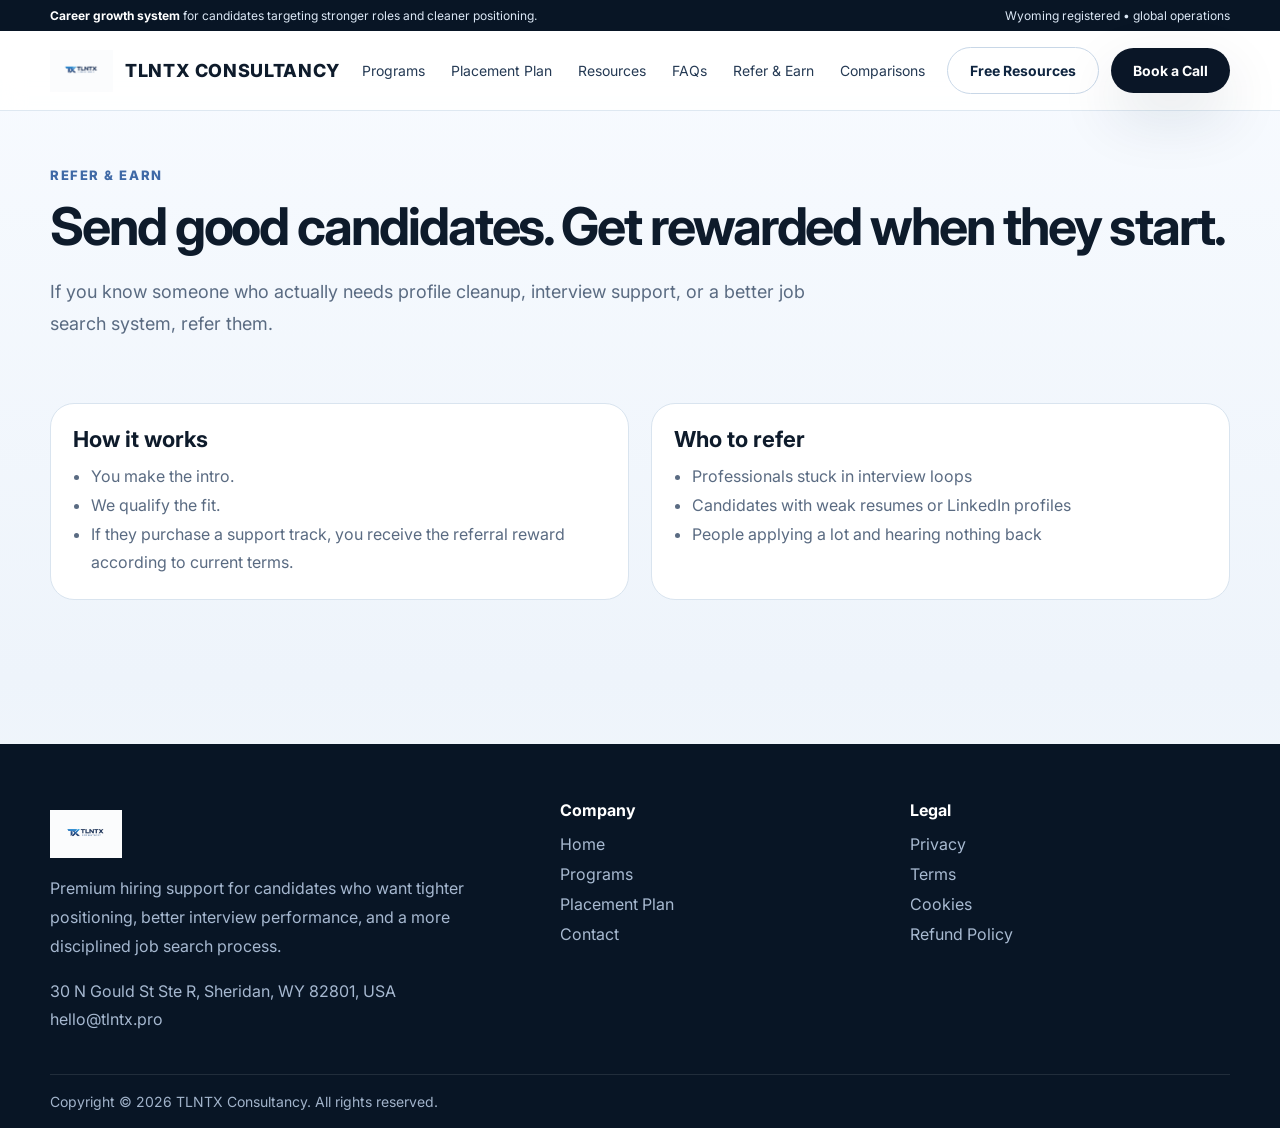
<file: refer.html>
<!doctype html><html lang="en"><head><meta charset="utf-8"><meta name="viewport" content="width=device-width, initial-scale=1"><title>Refer & Earn</title><meta name="description" content="TLNTX premium hiring support and career acceleration"><link rel="icon" href="assets/favicon.svg" type="image/svg+xml"><link rel="preconnect" href="https://fonts.googleapis.com"><link rel="preconnect" href="https://fonts.gstatic.com" crossorigin><link href="https://fonts.googleapis.com/css2?family=Inter:wght@400;500;600;700;800;900&display=swap" rel="stylesheet"><link rel="stylesheet" href="assets/styles.css"></head><body><div class="topbar"><div class="wrap"><div><strong>Career growth system</strong> for candidates targeting stronger roles and cleaner positioning.</div><div>Wyoming registered • global operations</div></div></div>
<header><div class="wrap nav"><a class="brand" href="index.html"><img src="assets/tlntx-logo.png" alt="TLNTX logo"><span>TLNTX CONSULTANCY</span></a><nav class="menu"><a href="programs.html">Programs</a><a href="placement-plan.html">Placement Plan</a><a href="resources.html">Resources</a><a href="faq.html">FAQs</a><a href="refer.html">Refer & Earn</a><a href="comparisons.html">Comparisons</a></nav><div class="actions"><a class="btn-outline" href="resources.html">Free Resources</a><a class="btn" href="contact.html">Book a Call</a></div></div></header><main><section class="page-hero"><div class="wrap"><div class="eyebrow">Refer & earn</div><h1>Send good candidates. Get rewarded when they start.</h1><p>If you know someone who actually needs profile cleanup, interview support, or a better job search system, refer them.</p></div></section><section class="section" style="padding-top:20px"><div class="wrap content-grid"><div class="note"><h3>How it works</h3><ul><li>You make the intro.</li><li>We qualify the fit.</li><li>If they purchase a support track, you receive the referral reward according to current terms.</li></ul></div><div class="note"><h3>Who to refer</h3><ul><li>Professionals stuck in interview loops</li><li>Candidates with weak resumes or LinkedIn profiles</li><li>People applying a lot and hearing nothing back</li></ul></div></div></section></main><footer><div class="wrap footer-grid"><div><a class="brand" href="index.html"><img src="assets/tlntx-logo.png" alt="TLNTX logo"></a><p>Premium hiring support for candidates who want tighter positioning, better interview performance, and a more disciplined job search process.</p><p>30 N Gould St Ste R, Sheridan, WY 82801, USA<br>hello@tlntx.pro</p></div><div><h4>Company</h4><a href="index.html">Home</a><a href="programs.html">Programs</a><a href="placement-plan.html">Placement Plan</a><a href="contact.html">Contact</a></div><div><h4>Legal</h4><a href="privacy.html">Privacy</a><a href="terms.html">Terms</a><a href="cookies.html">Cookies</a><a href="refund-policy.html">Refund Policy</a></div></div><div class="wrap copyright">Copyright © <span data-year></span> TLNTX Consultancy. All rights reserved.</div></footer><script src="assets/app.js"></script></body></html>
</file>
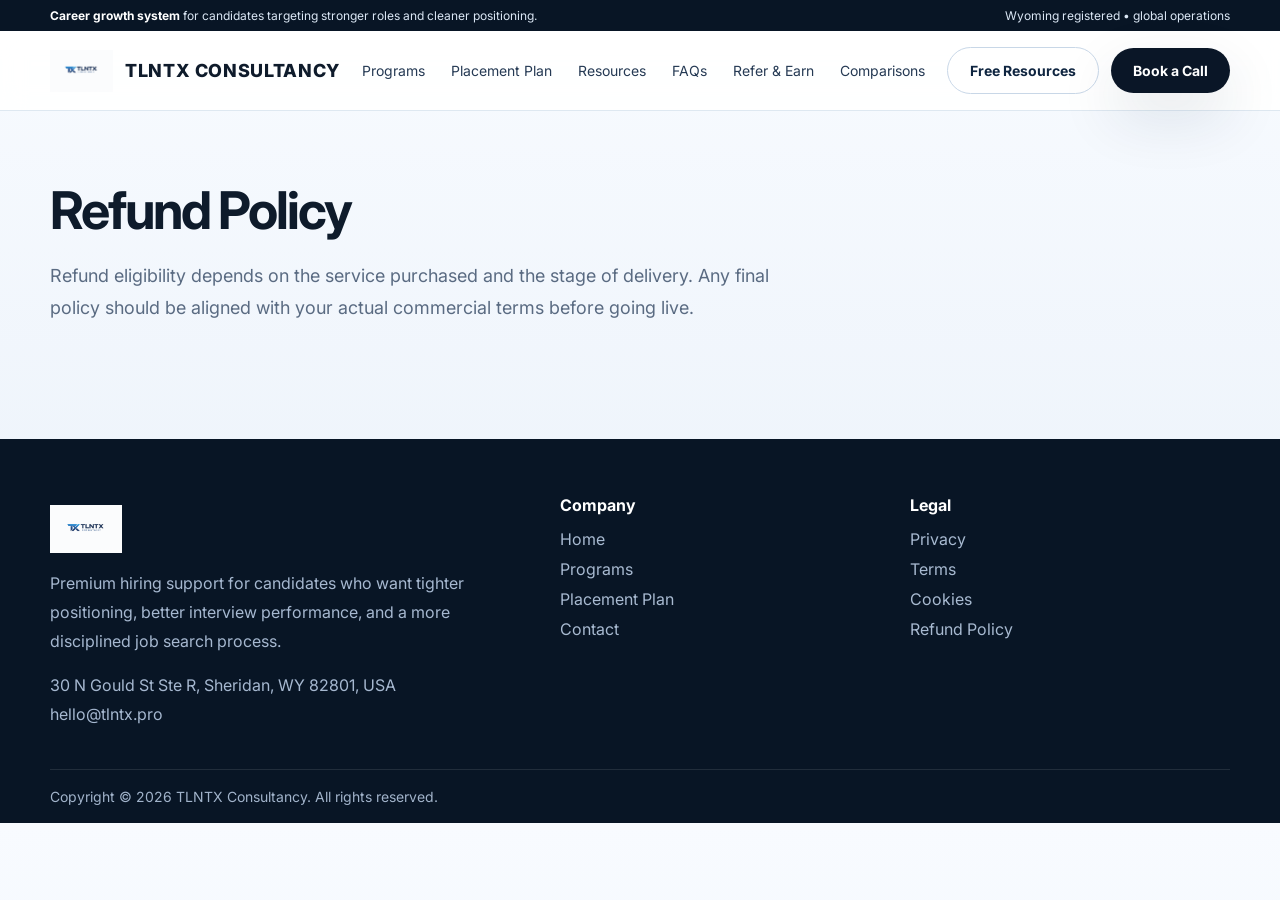
<file: refund-policy.html>
<!doctype html><html lang="en"><head><meta charset="utf-8"><meta name="viewport" content="width=device-width, initial-scale=1"><title>Refund Policy</title><meta name="description" content="TLNTX premium hiring support and career acceleration"><link rel="icon" href="assets/favicon.svg" type="image/svg+xml"><link rel="preconnect" href="https://fonts.googleapis.com"><link rel="preconnect" href="https://fonts.gstatic.com" crossorigin><link href="https://fonts.googleapis.com/css2?family=Inter:wght@400;500;600;700;800;900&display=swap" rel="stylesheet"><link rel="stylesheet" href="assets/styles.css"></head><body><div class="topbar"><div class="wrap"><div><strong>Career growth system</strong> for candidates targeting stronger roles and cleaner positioning.</div><div>Wyoming registered • global operations</div></div></div>
<header><div class="wrap nav"><a class="brand" href="index.html"><img src="assets/tlntx-logo.png" alt="TLNTX logo"><span>TLNTX CONSULTANCY</span></a><nav class="menu"><a href="programs.html">Programs</a><a href="placement-plan.html">Placement Plan</a><a href="resources.html">Resources</a><a href="faq.html">FAQs</a><a href="refer.html">Refer & Earn</a><a href="comparisons.html">Comparisons</a></nav><div class="actions"><a class="btn-outline" href="resources.html">Free Resources</a><a class="btn" href="contact.html">Book a Call</a></div></div></header><main><section class="page-hero"><div class="wrap"><h1>Refund Policy</h1><p>Refund eligibility depends on the service purchased and the stage of delivery. Any final policy should be aligned with your actual commercial terms before going live.</p></div></section></main><footer><div class="wrap footer-grid"><div><a class="brand" href="index.html"><img src="assets/tlntx-logo.png" alt="TLNTX logo"></a><p>Premium hiring support for candidates who want tighter positioning, better interview performance, and a more disciplined job search process.</p><p>30 N Gould St Ste R, Sheridan, WY 82801, USA<br>hello@tlntx.pro</p></div><div><h4>Company</h4><a href="index.html">Home</a><a href="programs.html">Programs</a><a href="placement-plan.html">Placement Plan</a><a href="contact.html">Contact</a></div><div><h4>Legal</h4><a href="privacy.html">Privacy</a><a href="terms.html">Terms</a><a href="cookies.html">Cookies</a><a href="refund-policy.html">Refund Policy</a></div></div><div class="wrap copyright">Copyright © <span data-year></span> TLNTX Consultancy. All rights reserved.</div></footer><script src="assets/app.js"></script></body></html>
</file>
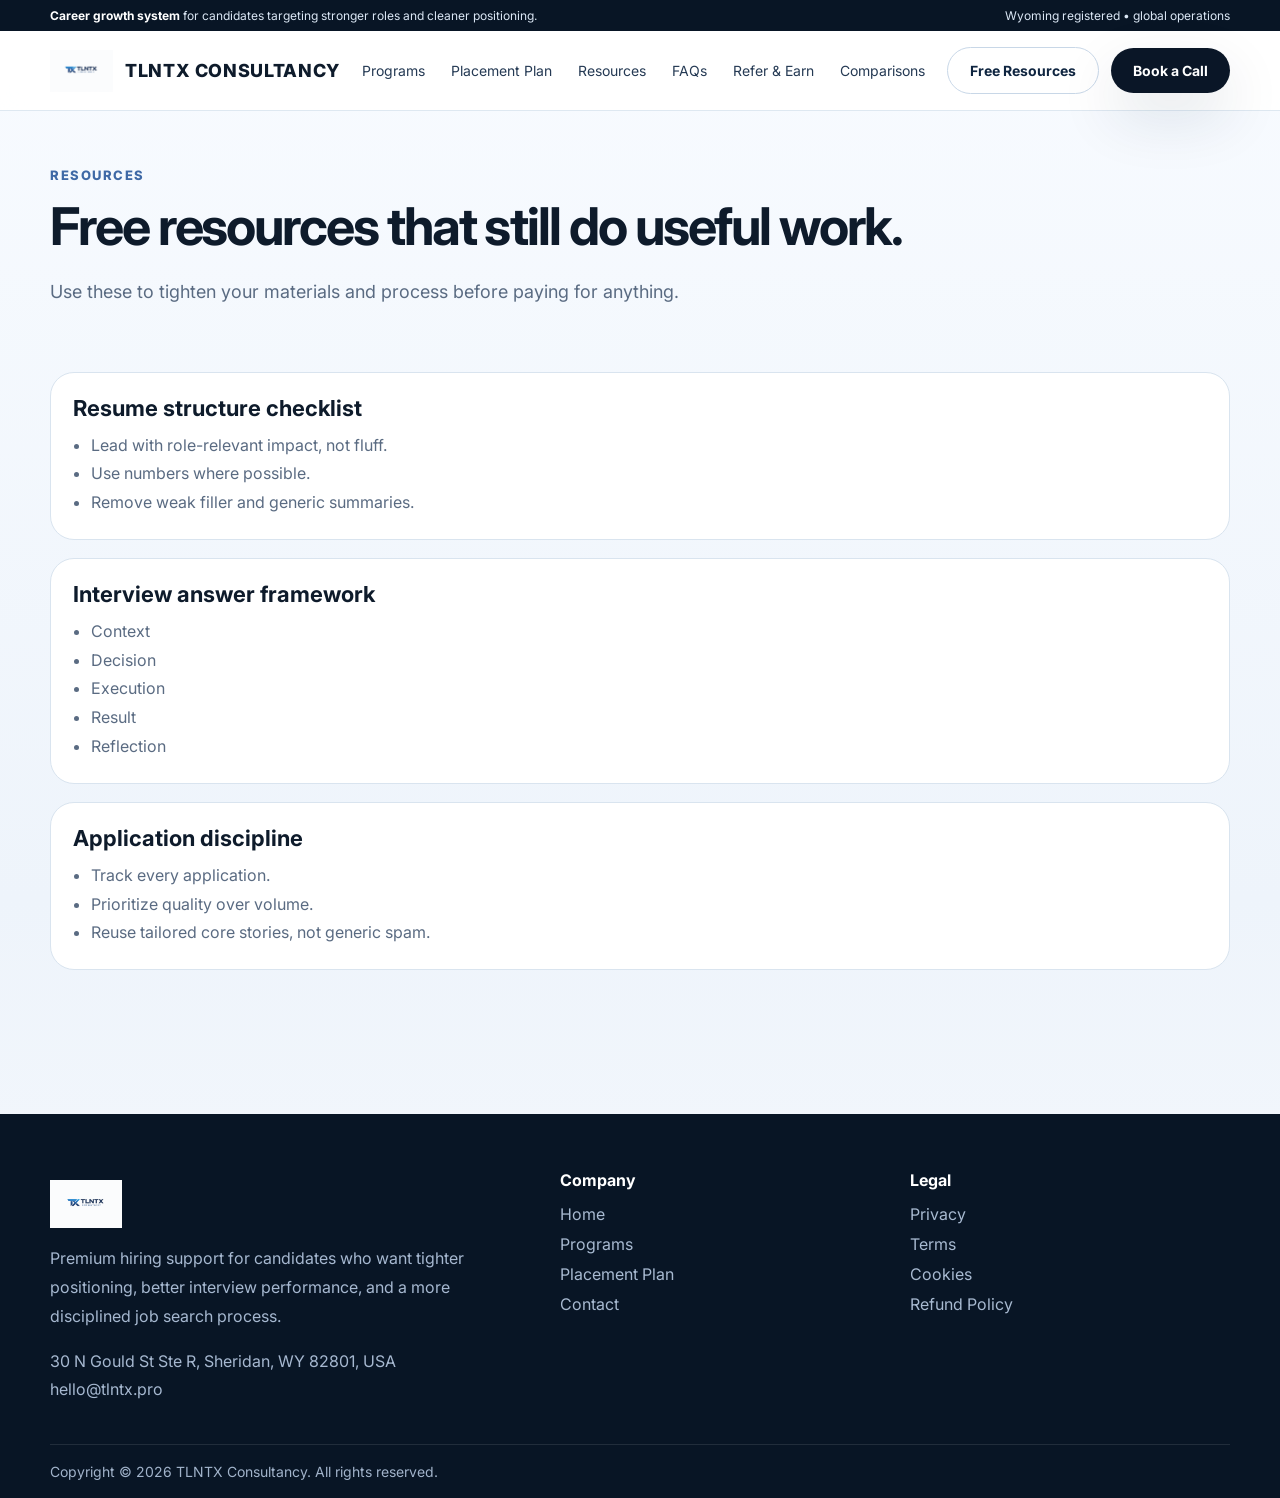
<file: resources.html>
<!doctype html><html lang="en"><head><meta charset="utf-8"><meta name="viewport" content="width=device-width, initial-scale=1"><title>Resources</title><meta name="description" content="TLNTX premium hiring support and career acceleration"><link rel="icon" href="assets/favicon.svg" type="image/svg+xml"><link rel="preconnect" href="https://fonts.googleapis.com"><link rel="preconnect" href="https://fonts.gstatic.com" crossorigin><link href="https://fonts.googleapis.com/css2?family=Inter:wght@400;500;600;700;800;900&display=swap" rel="stylesheet"><link rel="stylesheet" href="assets/styles.css"></head><body><div class="topbar"><div class="wrap"><div><strong>Career growth system</strong> for candidates targeting stronger roles and cleaner positioning.</div><div>Wyoming registered • global operations</div></div></div>
<header><div class="wrap nav"><a class="brand" href="index.html"><img src="assets/tlntx-logo.png" alt="TLNTX logo"><span>TLNTX CONSULTANCY</span></a><nav class="menu"><a href="programs.html">Programs</a><a href="placement-plan.html">Placement Plan</a><a href="resources.html">Resources</a><a href="faq.html">FAQs</a><a href="refer.html">Refer & Earn</a><a href="comparisons.html">Comparisons</a></nav><div class="actions"><a class="btn-outline" href="resources.html">Free Resources</a><a class="btn" href="contact.html">Book a Call</a></div></div></header><main><section class="page-hero"><div class="wrap"><div class="eyebrow">Resources</div><h1>Free resources that still do useful work.</h1><p>Use these to tighten your materials and process before paying for anything.</p></div></section><section class="section" style="padding-top:20px"><div class="wrap stack"><div class="note"><h3>Resume structure checklist</h3><ul><li>Lead with role-relevant impact, not fluff.</li><li>Use numbers where possible.</li><li>Remove weak filler and generic summaries.</li></ul></div><div class="note"><h3>Interview answer framework</h3><ul><li>Context</li><li>Decision</li><li>Execution</li><li>Result</li><li>Reflection</li></ul></div><div class="note"><h3>Application discipline</h3><ul><li>Track every application.</li><li>Prioritize quality over volume.</li><li>Reuse tailored core stories, not generic spam.</li></ul></div></div></section></main><footer><div class="wrap footer-grid"><div><a class="brand" href="index.html"><img src="assets/tlntx-logo.png" alt="TLNTX logo"></a><p>Premium hiring support for candidates who want tighter positioning, better interview performance, and a more disciplined job search process.</p><p>30 N Gould St Ste R, Sheridan, WY 82801, USA<br>hello@tlntx.pro</p></div><div><h4>Company</h4><a href="index.html">Home</a><a href="programs.html">Programs</a><a href="placement-plan.html">Placement Plan</a><a href="contact.html">Contact</a></div><div><h4>Legal</h4><a href="privacy.html">Privacy</a><a href="terms.html">Terms</a><a href="cookies.html">Cookies</a><a href="refund-policy.html">Refund Policy</a></div></div><div class="wrap copyright">Copyright © <span data-year></span> TLNTX Consultancy. All rights reserved.</div></footer><script src="assets/app.js"></script></body></html>
</file>
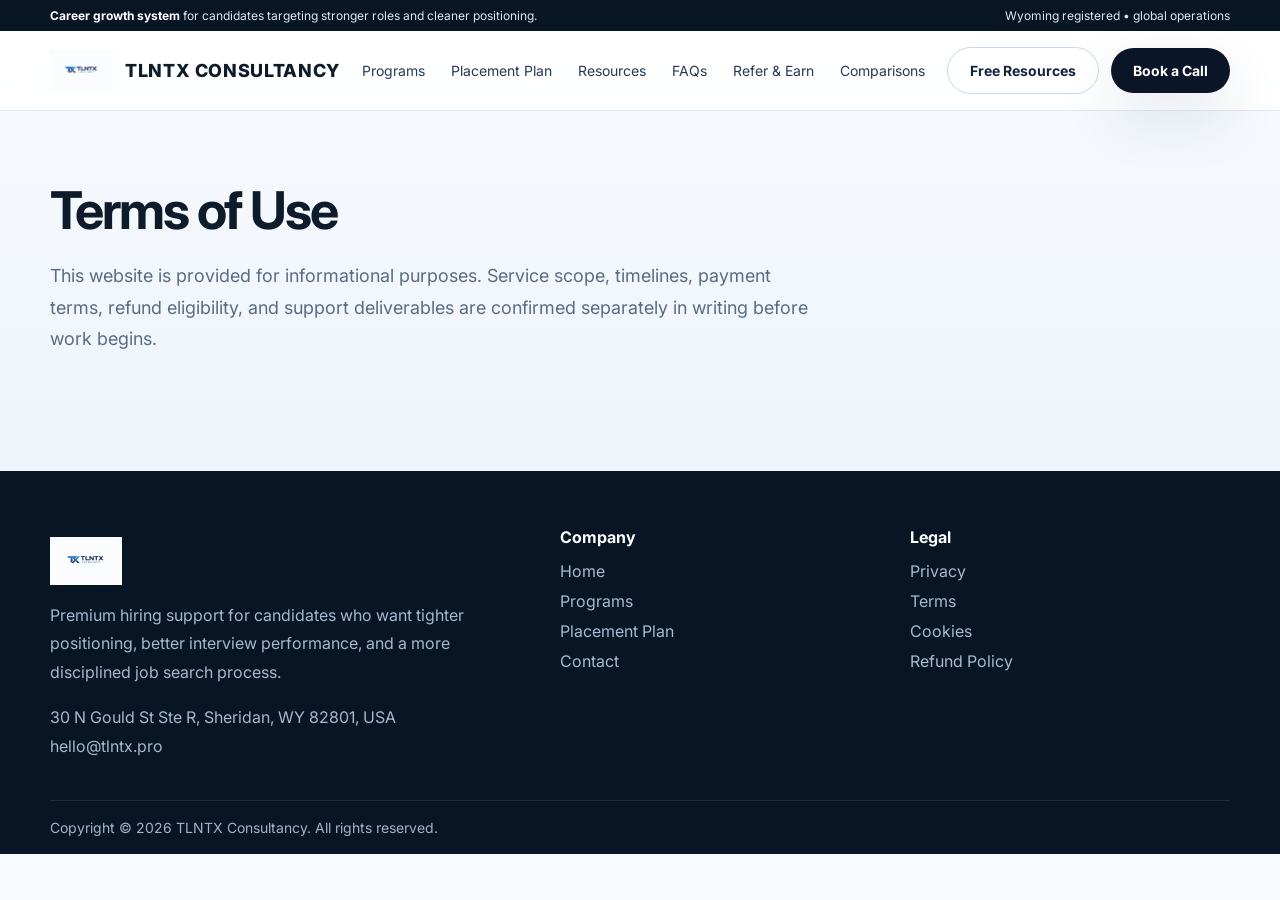
<file: terms.html>
<!doctype html><html lang="en"><head><meta charset="utf-8"><meta name="viewport" content="width=device-width, initial-scale=1"><title>Terms</title><meta name="description" content="TLNTX premium hiring support and career acceleration"><link rel="icon" href="assets/favicon.svg" type="image/svg+xml"><link rel="preconnect" href="https://fonts.googleapis.com"><link rel="preconnect" href="https://fonts.gstatic.com" crossorigin><link href="https://fonts.googleapis.com/css2?family=Inter:wght@400;500;600;700;800;900&display=swap" rel="stylesheet"><link rel="stylesheet" href="assets/styles.css"></head><body><div class="topbar"><div class="wrap"><div><strong>Career growth system</strong> for candidates targeting stronger roles and cleaner positioning.</div><div>Wyoming registered • global operations</div></div></div>
<header><div class="wrap nav"><a class="brand" href="index.html"><img src="assets/tlntx-logo.png" alt="TLNTX logo"><span>TLNTX CONSULTANCY</span></a><nav class="menu"><a href="programs.html">Programs</a><a href="placement-plan.html">Placement Plan</a><a href="resources.html">Resources</a><a href="faq.html">FAQs</a><a href="refer.html">Refer & Earn</a><a href="comparisons.html">Comparisons</a></nav><div class="actions"><a class="btn-outline" href="resources.html">Free Resources</a><a class="btn" href="contact.html">Book a Call</a></div></div></header><main><section class="page-hero"><div class="wrap"><h1>Terms of Use</h1><p>This website is provided for informational purposes. Service scope, timelines, payment terms, refund eligibility, and support deliverables are confirmed separately in writing before work begins.</p></div></section></main><footer><div class="wrap footer-grid"><div><a class="brand" href="index.html"><img src="assets/tlntx-logo.png" alt="TLNTX logo"></a><p>Premium hiring support for candidates who want tighter positioning, better interview performance, and a more disciplined job search process.</p><p>30 N Gould St Ste R, Sheridan, WY 82801, USA<br>hello@tlntx.pro</p></div><div><h4>Company</h4><a href="index.html">Home</a><a href="programs.html">Programs</a><a href="placement-plan.html">Placement Plan</a><a href="contact.html">Contact</a></div><div><h4>Legal</h4><a href="privacy.html">Privacy</a><a href="terms.html">Terms</a><a href="cookies.html">Cookies</a><a href="refund-policy.html">Refund Policy</a></div></div><div class="wrap copyright">Copyright © <span data-year></span> TLNTX Consultancy. All rights reserved.</div></footer><script src="assets/app.js"></script></body></html>
</file>
<file: assets/styles.css>
:root{
  --bg:#f3f7fb;
  --card:#ffffff;
  --ink:#0e1b2b;
  --muted:#5a6b82;
  --line:#d9e4ef;
  --brand:#123a77;
  --brand2:#1d64d8;
  --brand3:#eaf3ff;
  --success:#12a150;
  --shadow:0 24px 60px rgba(19,43,74,.12);
  --radius:24px;
  --radius-sm:16px;
  --wrap:min(1180px, calc(100vw - 40px));
}
*{box-sizing:border-box}
html{scroll-behavior:smooth}
body{margin:0;font-family:Inter,ui-sans-serif,system-ui,-apple-system,Segoe UI,Roboto,Arial,sans-serif;background:linear-gradient(180deg,#f8fbff 0%,#eef4fb 60%,#f6f9fd 100%);color:var(--ink)}
a{text-decoration:none;color:inherit}
img{max-width:100%;display:block}
.wrap{width:var(--wrap);margin:0 auto}
.topbar{background:#081525;color:#dbe7f5;font-size:12px}
.topbar .wrap{display:flex;justify-content:space-between;gap:14px;padding:8px 0}
.topbar strong{color:#fff}
header{position:sticky;top:0;z-index:30;background:rgba(255,255,255,.9);backdrop-filter:blur(12px);border-bottom:1px solid rgba(217,228,239,.85)}
.nav{display:flex;align-items:center;justify-content:space-between;padding:16px 0;gap:18px}
.brand{display:flex;align-items:center;gap:12px;font-weight:800;letter-spacing:.04em}
.brand img{height:42px;width:auto}
.brand span{font-size:18px}
.menu{display:flex;align-items:center;gap:26px;font-size:14px;color:#253a54}
.menu a:hover{color:var(--brand2)}
.actions{display:flex;align-items:center;gap:12px}
.btn,.btn-outline{display:inline-flex;align-items:center;justify-content:center;gap:10px;border-radius:999px;padding:14px 22px;font-weight:700;font-size:14px;transition:.2s ease;cursor:pointer}
.btn{background:#0a1627;color:#fff;box-shadow:var(--shadow)}
.btn:hover{transform:translateY(-1px);background:#12233b}
.btn-outline{border:1px solid #c8d7e7;color:#0f2540;background:#fff}
.btn-outline:hover{border-color:#88a9d0;background:#f7fbff}
.hero{padding:56px 0 42px}
.hero-grid{display:grid;grid-template-columns:1.04fr .96fr;gap:36px;align-items:center}
.kicker{display:inline-flex;gap:8px;align-items:center;border-radius:999px;background:#f0f7ff;border:1px solid #d5e6fb;color:#234d89;padding:8px 14px;font-weight:700;font-size:12px}
.dot{width:8px;height:8px;border-radius:50%;background:var(--success)}
.hero h1{font-size:64px;line-height:.95;letter-spacing:-.045em;margin:18px 0 16px;max-width:680px}
.hero p{font-size:18px;line-height:1.7;color:var(--muted);max-width:640px;margin:0 0 22px}
.hero-cta{display:flex;gap:14px;flex-wrap:wrap;margin:20px 0 24px}
.mini-grid{display:grid;grid-template-columns:repeat(3,1fr);gap:14px;max-width:640px}
.mini-card{background:#fff;border:1px solid var(--line);border-radius:20px;padding:18px 16px;box-shadow:0 10px 30px rgba(17,43,74,.06)}
.mini-card strong{display:block;font-size:12px;color:#6b7d95;font-weight:700;text-transform:uppercase;letter-spacing:.08em}
.mini-card span{display:block;margin-top:8px;font-size:15px;font-weight:700;color:#13233a}
.hero-panel{position:relative;background:linear-gradient(180deg,#fff 0%,#f4f9ff 100%);border:1px solid #d7e5f2;border-radius:28px;padding:20px;box-shadow:var(--shadow)}
.panel-top{display:flex;justify-content:space-between;align-items:center;margin-bottom:18px}
.panel-badge{font-size:12px;font-weight:700;color:#69809b}
.panel-box{background:#fff;border:1px solid #dde9f4;border-radius:22px;padding:18px}
.metric-row{display:grid;grid-template-columns:repeat(3,1fr);gap:12px;margin-bottom:12px}
.metric{background:#f7fbff;border:1px solid #dfebf7;border-radius:16px;padding:14px 12px}
.metric label{display:block;font-size:11px;color:#67809d;text-transform:uppercase;letter-spacing:.08em;margin-bottom:8px;font-weight:700}
.metric strong{font-size:22px}
.metric span{display:block;font-size:12px;color:#6b7d95;margin-top:6px}
.big-slab{min-height:180px;border:1px solid #dce8f4;border-radius:18px;background:linear-gradient(180deg,#ffffff 0%,#f7fbff 100%);padding:18px;margin-bottom:12px}
.tag-row{display:flex;gap:10px;flex-wrap:wrap}
.tag{padding:8px 12px;border-radius:999px;background:#eff6ff;border:1px solid #d7e6fb;color:#31578f;font-size:12px;font-weight:700}
.section{padding:72px 0}
.split-title{display:flex;justify-content:space-between;align-items:end;gap:20px;margin-bottom:28px}
.eyebrow{font-size:13px;font-weight:800;color:#3f69a6;text-transform:uppercase;letter-spacing:.12em;margin-bottom:10px}
.section h2{font-size:44px;line-height:1.02;letter-spacing:-.04em;margin:0;max-width:760px}
.section p.lead{margin:0;color:var(--muted);max-width:560px;font-size:17px;line-height:1.75}
.people-strip{display:grid;grid-template-columns:1.05fr .95fr;gap:22px;align-items:center;background:linear-gradient(135deg,#0d223d 0%,#17355d 55%,#1e4e94 100%);color:#fff;border-radius:32px;padding:30px;box-shadow:var(--shadow)}
.faces{display:flex;gap:10px;flex-wrap:wrap}
.face{width:74px;height:74px;border-radius:50%;background:linear-gradient(135deg,#cbd8ea,#7f95b4);display:flex;align-items:center;justify-content:center;border:3px solid rgba(255,255,255,.18);font-weight:800}
.people-copy small{display:inline-block;padding:8px 12px;border-radius:999px;background:rgba(255,255,255,.12);margin-bottom:10px;font-weight:700}
.people-copy h3{font-size:36px;line-height:1.02;margin:0 0 10px}
.logo-cloud{display:grid;grid-template-columns:repeat(6,1fr);gap:14px;margin-top:18px}
.logo-cloud div{background:#fff;border:1px solid var(--line);border-radius:18px;padding:18px 14px;text-align:center;color:#5c6c83;font-weight:800;letter-spacing:.06em}
.cards{display:grid;grid-template-columns:repeat(3,1fr);gap:22px}
.card{background:#fff;border:1px solid var(--line);border-radius:26px;padding:22px;box-shadow:0 12px 35px rgba(19,43,74,.07)}
.card .icon{width:52px;height:52px;border-radius:18px;background:linear-gradient(180deg,#ebf5ff,#d8e8ff);margin-bottom:18px;display:flex;align-items:center;justify-content:center;color:#244e8c;font-size:22px;font-weight:900}
.card h3{margin:0 0 10px;font-size:22px;letter-spacing:-.02em}
.card p{margin:0 0 18px;color:var(--muted);line-height:1.7}
.link{font-weight:800;color:#1f4f97}
.features{display:grid;grid-template-columns:repeat(2,1fr);gap:20px}
.feature{background:#fff;border:1px solid var(--line);border-radius:24px;padding:24px}
.feature h3{margin:0 0 10px;font-size:24px}
.feature p{margin:0;color:var(--muted);line-height:1.72}
.testimonials{display:grid;grid-template-columns:repeat(3,1fr);gap:20px}
.quote{background:#fff;border:1px solid var(--line);border-radius:26px;padding:24px;box-shadow:0 10px 30px rgba(19,43,74,.06)}
.quote p{margin:0 0 18px;line-height:1.8;color:#20354e}
.person{display:flex;align-items:center;gap:12px}
.avatar{width:46px;height:46px;border-radius:50%;background:linear-gradient(135deg,#d3def0,#86a0c0)}
.person strong{display:block}
.person span{font-size:13px;color:#6b7d95}
.faqs{display:grid;gap:14px}
.faq{background:#fff;border:1px solid var(--line);border-radius:22px;padding:18px 20px}
.faq summary{cursor:pointer;font-weight:800;list-style:none;display:flex;justify-content:space-between;align-items:center}
.faq summary::-webkit-details-marker{display:none}
.faq p{margin:14px 0 0;color:var(--muted);line-height:1.75}
.cta-band{background:linear-gradient(135deg,#eaf4ff 0%,#ffffff 100%);border:1px solid #d6e6f7;border-radius:32px;padding:32px;display:grid;grid-template-columns:1fr auto;gap:18px;align-items:center;box-shadow:var(--shadow)}
.cta-band h3{margin:0 0 8px;font-size:34px;letter-spacing:-.03em}
.cta-band p{margin:0;color:var(--muted);font-size:16px;line-height:1.7;max-width:700px}
footer{margin-top:72px;background:#081525;color:#d2dced}
.footer-grid{display:grid;grid-template-columns:1.2fr .8fr .8fr;gap:30px;padding:56px 0 24px}
footer .brand img{height:48px}
footer p{color:#a6b8d0;line-height:1.8}
footer h4{margin:0 0 14px;color:#fff}
footer a{display:block;color:#a8bad1;margin:10px 0}
.copyright{border-top:1px solid rgba(255,255,255,.1);padding:18px 0;color:#a1b3ca;font-size:14px}
.page-hero{padding:56px 0 26px}
.page-hero h1{font-size:52px;letter-spacing:-.04em;margin:12px 0 12px}
.page-hero p{max-width:760px;color:var(--muted);font-size:18px;line-height:1.75}
.content-grid{display:grid;grid-template-columns:1fr 1fr;gap:22px}
.stack{display:grid;gap:18px}
.note{background:#fff;border:1px solid var(--line);border-radius:24px;padding:22px}
.note h3{margin:0 0 10px;font-size:22px}
.note ul{margin:0;padding-left:18px;color:var(--muted);line-height:1.8}
.form-card{background:#fff;border:1px solid var(--line);border-radius:28px;padding:24px;box-shadow:var(--shadow)}
.form-row{display:grid;grid-template-columns:1fr 1fr;gap:14px}
input,select,textarea{width:100%;padding:15px 16px;border-radius:16px;border:1px solid #cfdeec;background:#fbfdff;font:inherit;color:var(--ink)}
textarea{min-height:130px;resize:vertical}
label.field{display:block;margin:14px 0 0;font-size:13px;color:#45617f;font-weight:700}
.small{font-size:13px;color:#6a7d95}
@media (max-width: 1040px){
  .hero-grid,.people-strip,.content-grid,.footer-grid,.cta-band{grid-template-columns:1fr}
  .cards,.testimonials{grid-template-columns:1fr 1fr}
  .logo-cloud{grid-template-columns:repeat(3,1fr)}
}
@media (max-width: 760px){
  .menu{display:none}
  .hero h1,.section h2,.page-hero h1{font-size:40px}
  .mini-grid,.metric-row,.cards,.features,.testimonials,.form-row{grid-template-columns:1fr}
  .logo-cloud{grid-template-columns:repeat(2,1fr)}
  .actions .btn-outline{display:none}
  .topbar .wrap{display:block;text-align:center}
}
</file>
